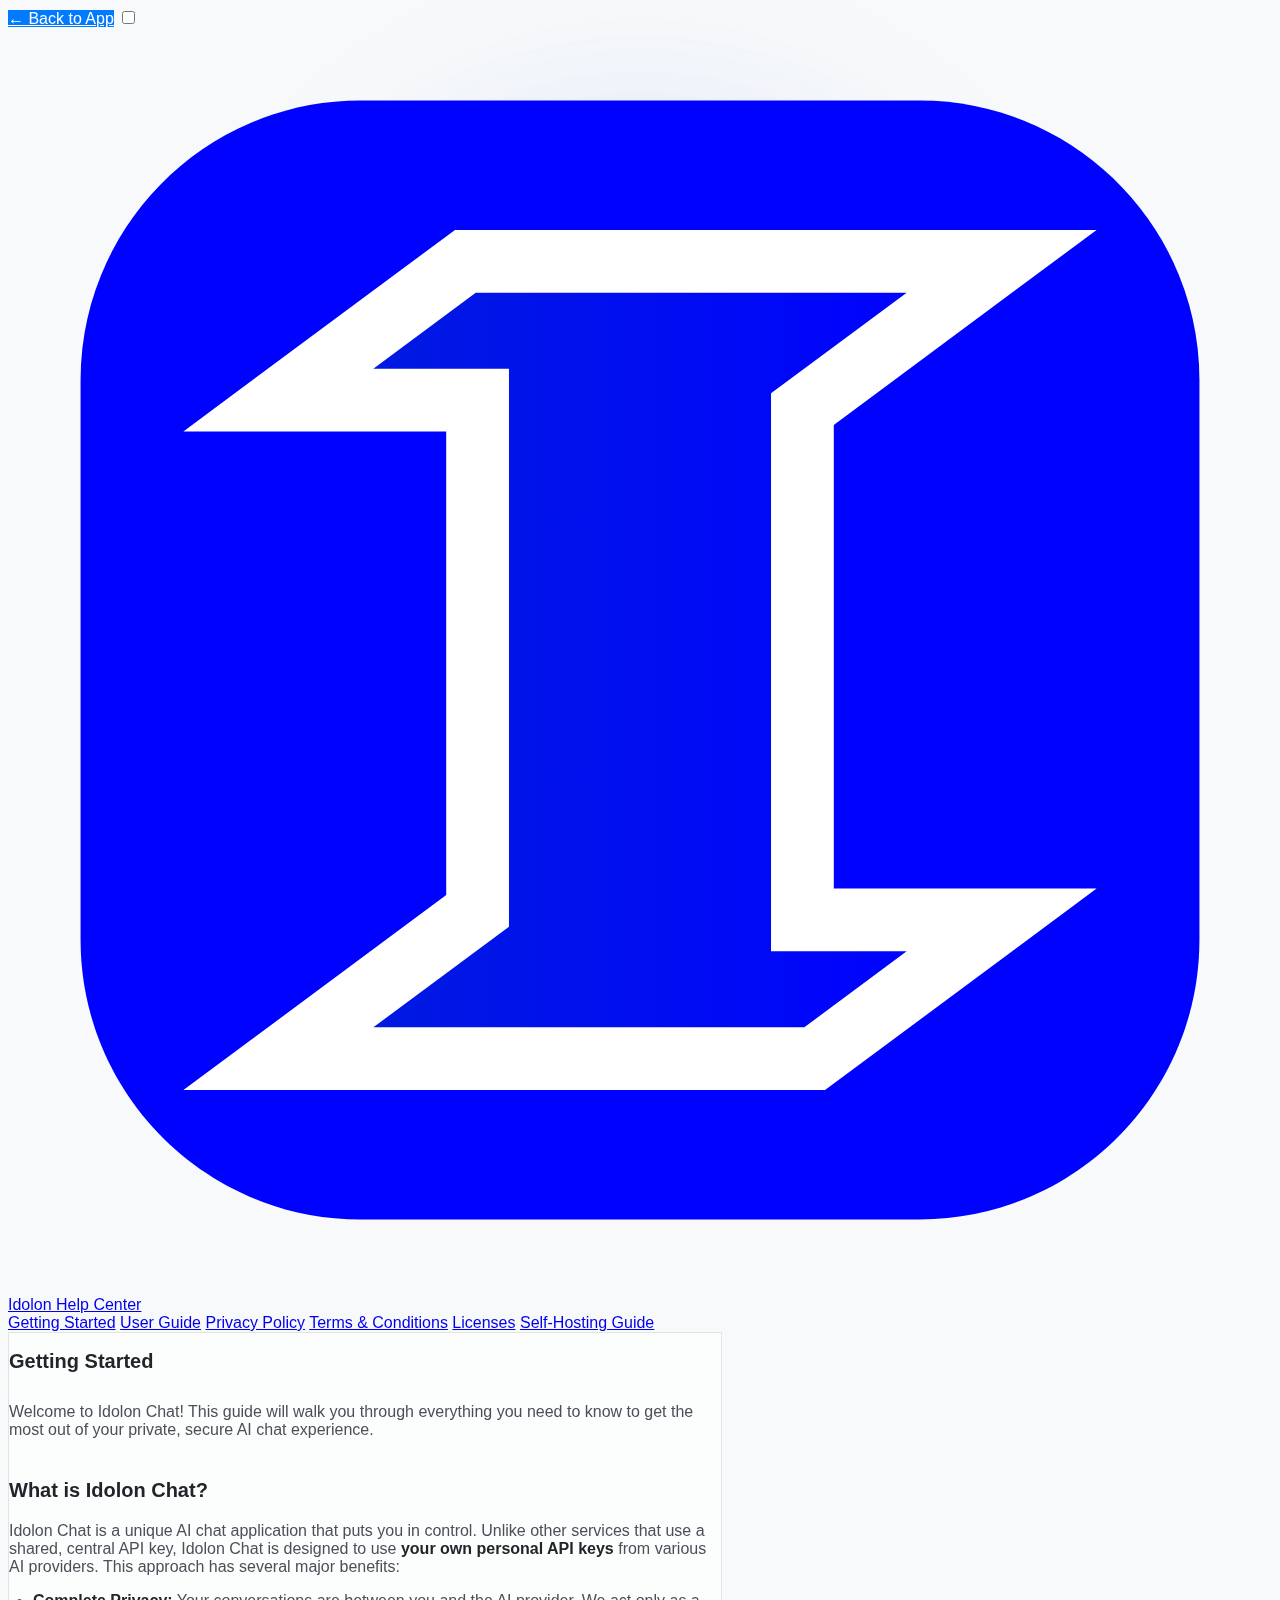
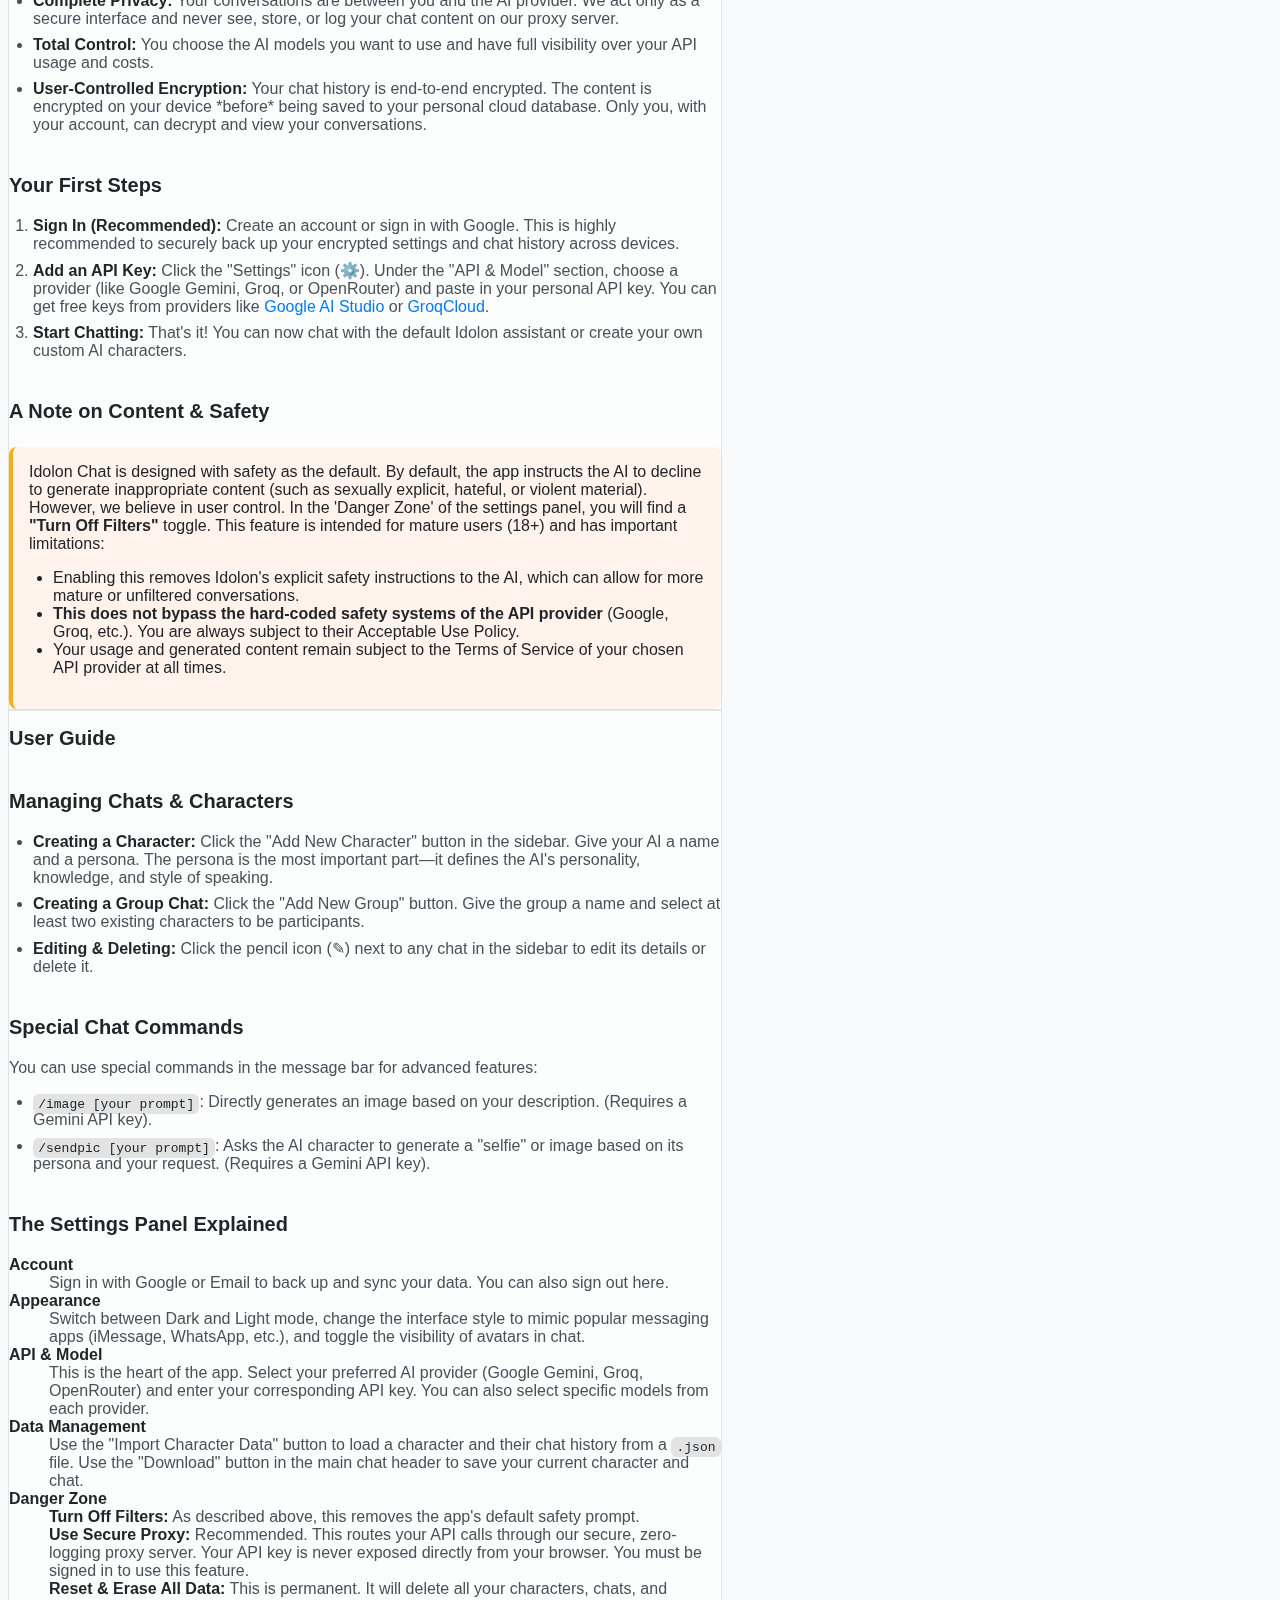
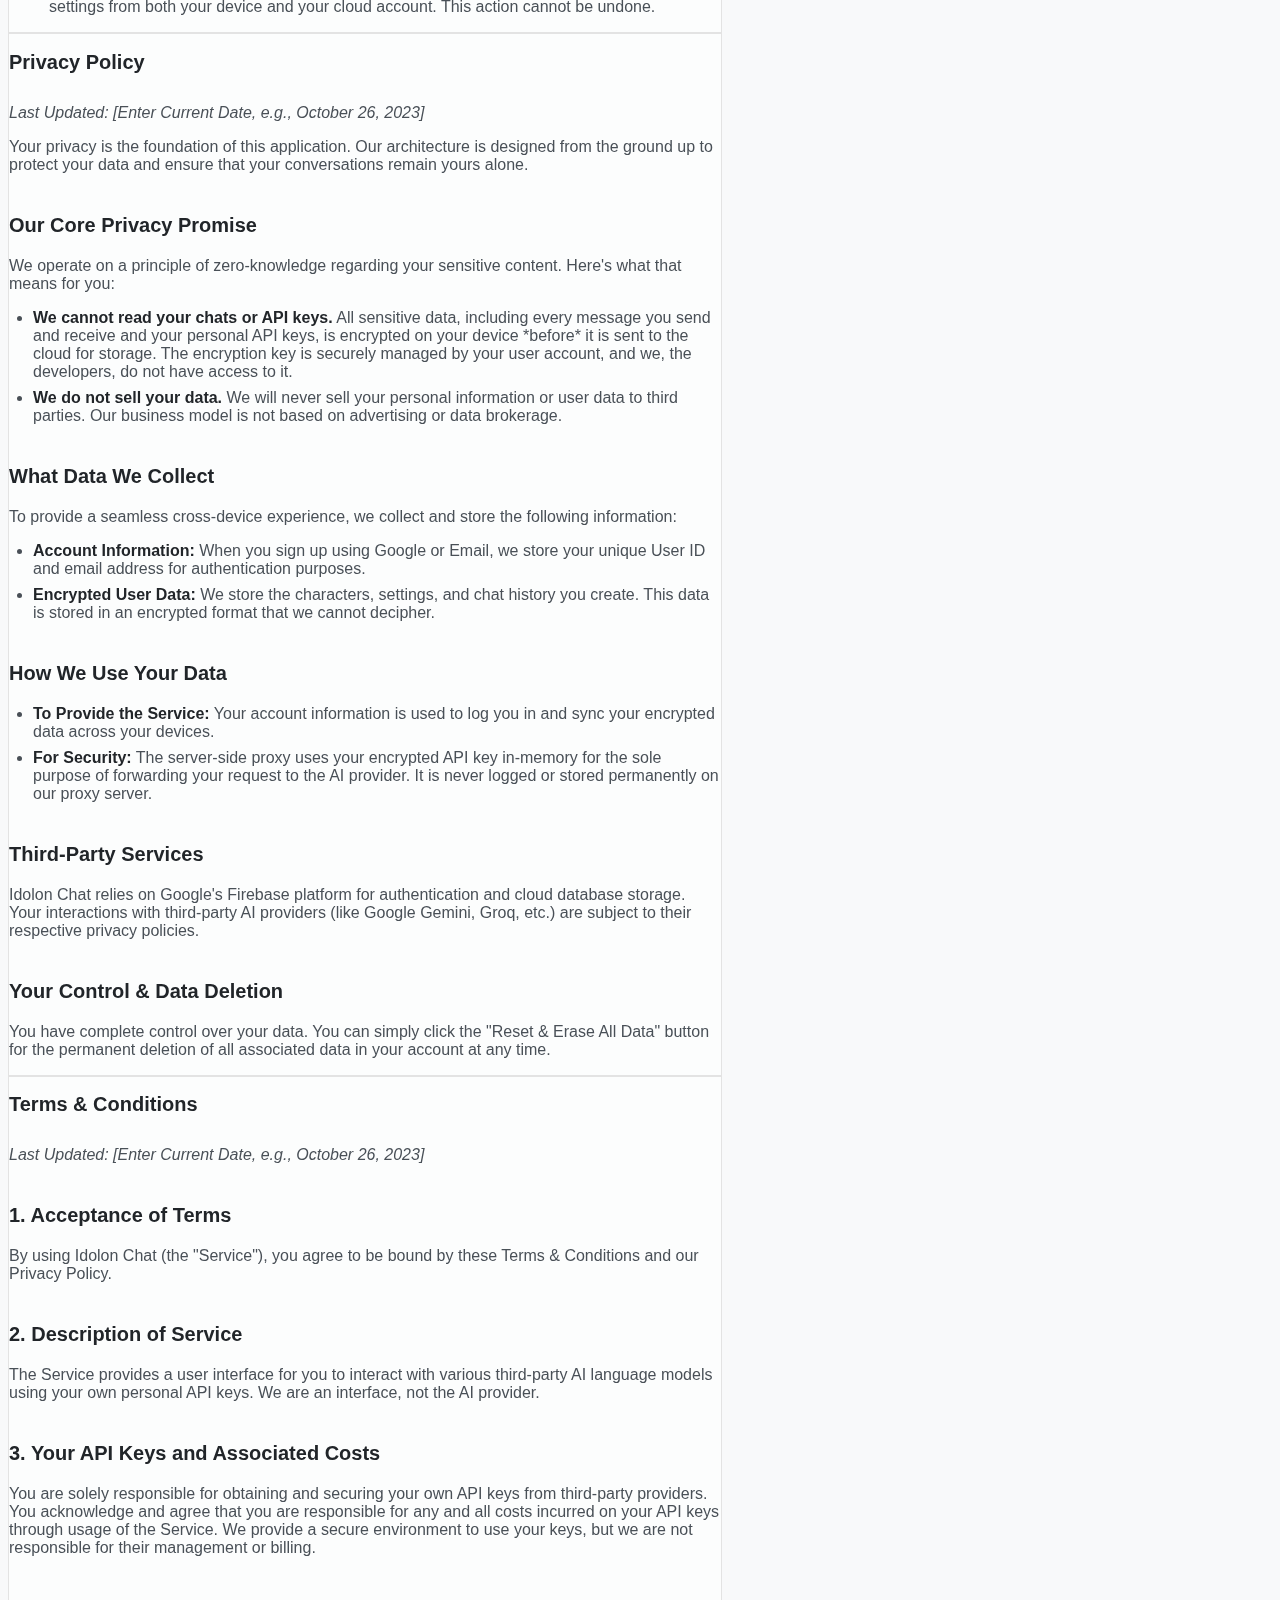
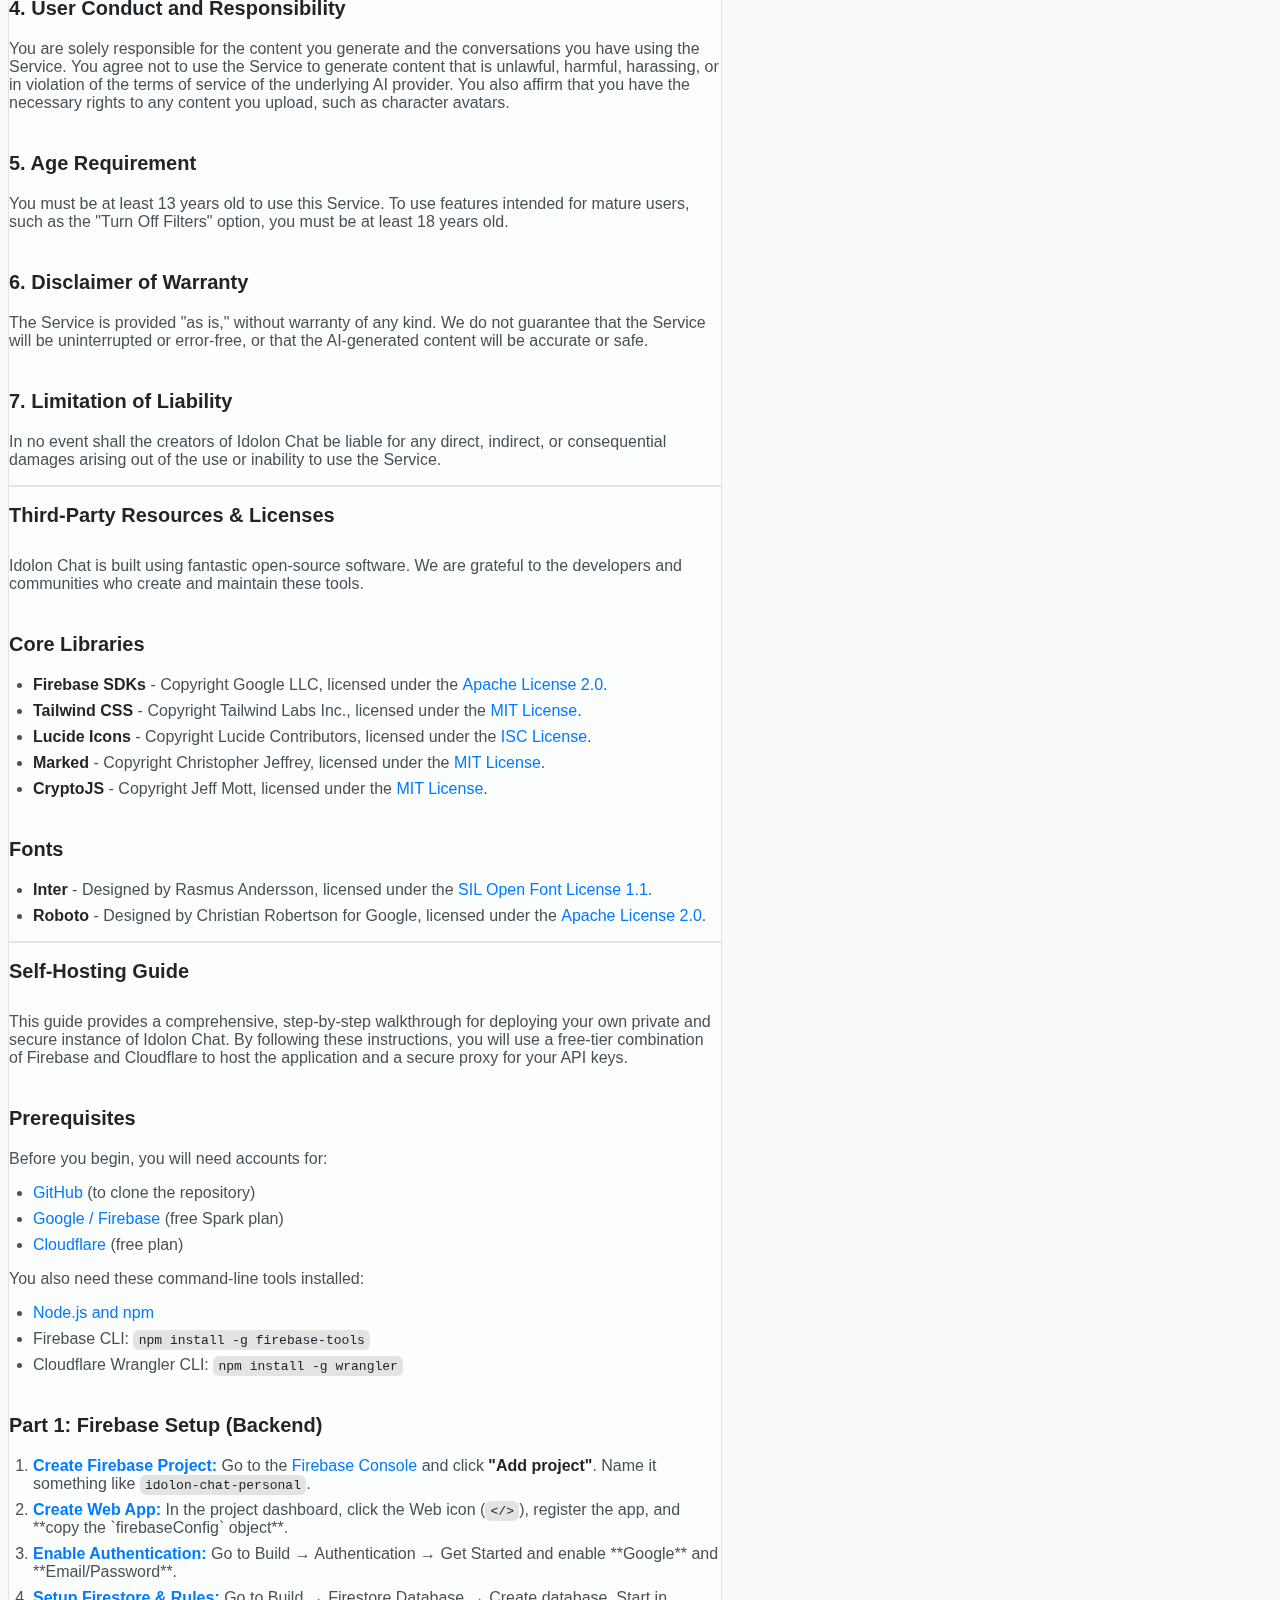
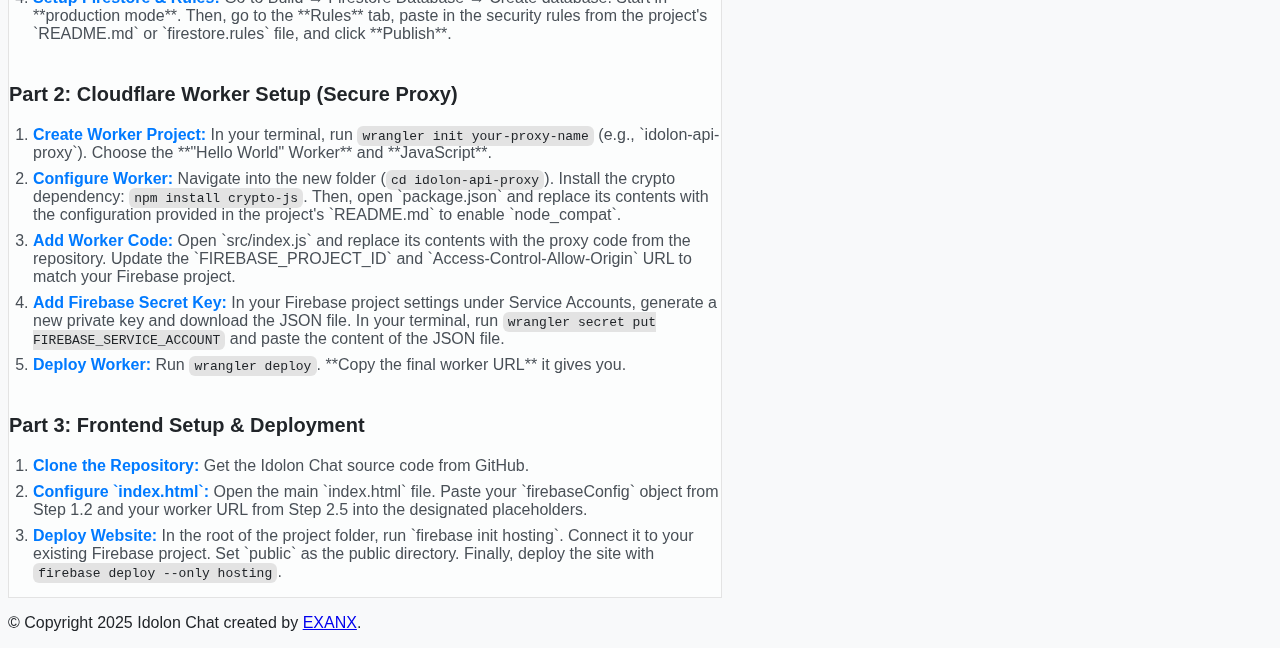
<file: help.html>
<!DOCTYPE html>
<html lang="en" data-mode="dark">
<head>
    <meta charset="UTF-8">
    <meta name="viewport" content="width=device-width, initial-scale=1.0">
    <title>Idolon Help Center</title>
    <link rel="icon" href="favicon.svg" type="image/svg+xml">
    <script src="https://cdn.tailwindcss.com"></script>
    <link rel="preconnect" href="https://fonts.googleapis.com">
    <link rel="preconnect" href="https://fonts.gstatic.com" crossorigin>
    <link href="https://fonts.googleapis.com/css2?family=Inter:wght@400;500;600;700&display=swap" rel="stylesheet">
    <style>
        :root {
            --bg-color: #f8f9fa;
            --text-primary: #212529;
            --text-secondary: #495057;
            --card-bg: rgba(255, 255, 255, 0.6);
            --border-color: rgba(0, 0, 0, 0.1);
            --link-color: #007aff;
            --link-hover-color: #0056b3;
            --active-bg: rgba(0, 122, 255, 0.1);
            --active-text: #007aff;
            --glow-color-1: #007bff;
            --glow-color-2: #8a2be2;
            --button-bg: #007aff;
            --button-text: #ffffff;
            --button-hover-bg: #0056b3;
            --warning-bg: rgba(255, 240, 230, 0.8);
            --warning-border: #faad14;
        }
        html[data-mode="dark"] {
            --bg-color: #0d1117;
            --text-primary: #c9d1d9;
            --text-secondary: #8b949e;
            --card-bg: rgba(22, 27, 34, 0.7);
            --border-color: rgba(255, 255, 255, 0.1);
            --link-color: #58a6ff;
            --link-hover-color: #a3d3ff;
            --active-bg: rgba(88, 166, 255, 0.1);
            --active-text: #58a6ff;
            --glow-color-1: #007bff;
            --glow-color-2: #8a2be2;
            --button-bg: #58a6ff;
            --button-text: #0d1117;
            --button-hover-bg: #a3d3ff;
            --warning-bg: rgba(40, 30, 25, 0.8);
            --warning-border: #d48806;
        }
        html { scroll-behavior: smooth; }
        body {
            font-family: 'Inter', sans-serif;
            background-color: var(--bg-color);
            color: var(--text-primary);
            transition: background-color 0.3s, color 0.3s;
        }
        /* --- INTERACTIVE GLOWING BACKGROUND --- */
        .interactive-bg { position: fixed; top: 0; left: 0; width: 100vw; height: 100vh; overflow: hidden; z-index: -1; }
        .glow { position: absolute; top: 0; left: 0; border-radius: 50%; opacity: 0.2; filter: blur(120px); will-change: transform; transform: translate(-50%, -50%); }
        #glow1 { background: var(--glow-color-1); width: 60vmin; height: 60vmin; }
        #glow2 { background: var(--glow-color-2); width: 45vmin; height: 45vmin; }
        @media (max-width: 768px) { .glow { filter: blur(80px); } }
        /* --- UI STYLING --- */
        .glass-card { background: var(--card-bg); -webkit-backdrop-filter: blur(20px); backdrop-filter: blur(20px); border: 1px solid var(--border-color); transition: background-color 0.3s, border-color 0.3s; }
        .prose { max-width: 80ch; color: var(--text-secondary); }
        .prose h1, .prose h2, .prose h3, .prose strong { color: var(--text-primary); }
        .prose h2 { font-size: 1.25em; margin-bottom: 1.5em; font-weight: 600; }
        .prose h3 { font-size: 1.25em; margin-top: 2em; }
        .prose a { color: var(--link-color); text-decoration: none; font-weight: 500; }
        .prose a:hover { color: var(--link-hover-color); text-decoration: underline; }
        .prose code { background-color: var(--border-color); color: var(--text-primary); padding: 0.2em 0.4em; border-radius: 6px; }
        .prose pre { background-color: rgba(0,0,0,0.8); border-radius: 8px; padding: 1em; }
        .prose pre code { color: #f1f1f1; background-color: transparent; }
        .prose ul { list-style-type: disc; padding-left: 1.5em; }
        .prose ol { list-style-type: decimal; padding-left: 1.5em; }
        .prose li { margin-bottom: 0.5em; }
        aside a { transition: all 0.2s ease-in-out; }
        aside a.active { background-color: var(--active-bg); color: var(--active-text); font-weight: 600; transform: translateX(5px); }
        .styled-button { background-color: var(--button-bg); color: var(--button-text); transition: background-color 0.2s ease-in-out; }
        .styled-button:hover { background-color: var(--button-hover-bg); }
        .warning-box {
            background-color: var(--warning-bg);
            border-left: 4px solid var(--warning-border);
            padding: 1em;
            border-radius: 8px;
            margin-top: 1.5em;
        }
        .warning-box p, .warning-box li {
            margin: 0;
            color: var(--text-primary);
        }
        .step { font-weight: bold; color: var(--link-color); }
    </style>
</head>
<body class="min-h-screen">

    <div class="interactive-bg">
        <div id="glow1" class="glow"></div>
        <div id="glow2" class="glow"></div>
    </div>

    <!-- START: NEW FLOATING BUTTONS -->
    <div class="fixed top-4 right-4 z-50 flex items-center space-x-4">
        <a href="/" id="back-to-app-button" class="text-sm font-semibold rounded-lg px-3 py-1.5 styled-button">← Back to App</a>
        <label class="relative inline-flex items-center cursor-pointer">
            <input type="checkbox" id="theme-switch" class="sr-only peer">
            <div class="w-11 h-6 bg-gray-200 rounded-full peer dark:bg-gray-700 peer-checked:after:translate-x-full peer-checked:after:border-white after:content-[''] after:absolute after:top-0.5 after:left-[2px] after:bg-white after:border-gray-300 after:border after:rounded-full after:h-5 after:w-5 after:transition-all dark:border-gray-600 peer-checked:bg-blue-600"></div>
        </label>
    </div>
    <!-- END: NEW FLOATING BUTTONS -->

    <!-- START: NEW PAGE TITLE -->
    <div class="text-center pt-16 pb-8 px-4">
        <a href="/" class="inline-flex items-center justify-center space-x-4 group">
            <img src="favicon.svg" alt="Idolon Logo" class="h-10 w-10 group-hover:opacity-80 transition-opacity">
            <span class="text-3xl font-bold text-primary group-hover:opacity-80 transition-opacity">Idolon Help Center</span>
        </a>
    </div>
    <!-- END: NEW PAGE TITLE -->


    <div class="max-w-7xl mx-auto px-4 sm:px-6 lg:px-8">
        <div class="flex flex-col md:flex-row pb-8 md:space-x-8 lg:space-x-12">

            <!-- Sidebar -->
            <aside class="w-full md:w-64 md:sticky md:top-8 self-start mb-10 md:mb-0">
                <nav class="space-y-2" id="help-nav">
                    <a href="#getting-started" class="group flex items-center px-4 py-2 text-sm font-medium rounded-lg hover:bg-opacity-50 hover:bg-gray-500/10">Getting Started</a>
                    <a href="#user-guide" class="group flex items-center px-4 py-2 text-sm font-medium rounded-lg hover:bg-opacity-50 hover:bg-gray-500/10">User Guide</a>
                    <a href="#privacy" class="group flex items-center px-4 py-2 text-sm font-medium rounded-lg hover:bg-opacity-50 hover:bg-gray-500/10">Privacy Policy</a>
                    <a href="#terms" class="group flex items-center px-4 py-2 text-sm font-medium rounded-lg hover:bg-opacity-50 hover:bg-gray-500/10">Terms & Conditions</a>
                    <a href="#licenses" class="group flex items-center px-4 py-2 text-sm font-medium rounded-lg hover:bg-opacity-50 hover:bg-gray-500/10">Licenses</a>
                    <a href="#self-hosting" class="group flex items-center px-4 py-2 text-sm font-medium rounded-lg hover:bg-opacity-50 hover:bg-gray-500/10">Self-Hosting Guide</a>
                </nav>

               
            </aside>

            <!-- Main Content -->
            <main class="flex-1 min-w-0 space-y-8">
                <section id="getting-started" class="prose glass-card rounded-xl p-8 lg:p-12">
                    <h2>Getting Started</h2>
                    <p>Welcome to Idolon Chat! This guide will walk you through everything you need to know to get the most out of your private, secure AI chat experience.</p>
                    
                    <h3>What is Idolon Chat?</h3>
                    <p>Idolon Chat is a unique AI chat application that puts you in control. Unlike other services that use a shared, central API key, Idolon Chat is designed to use <strong>your own personal API keys</strong> from various AI providers. This approach has several major benefits:</p>
                    <ul>
                        <li><strong>Complete Privacy:</strong> Your conversations are between you and the AI provider. We act only as a secure interface and never see, store, or log your chat content on our proxy server.</li>
                        <li><strong>Total Control:</strong> You choose the AI models you want to use and have full visibility over your API usage and costs.</li>
                        <li><strong>User-Controlled Encryption:</strong> Your chat history is end-to-end encrypted. The content is encrypted on your device *before* being saved to your personal cloud database. Only you, with your account, can decrypt and view your conversations.</li>
                    </ul>

                    <h3>Your First Steps</h3>
                    <ol>
                        <li><strong>Sign In (Recommended):</strong> Create an account or sign in with Google. This is highly recommended to securely back up your encrypted settings and chat history across devices.</li>
                        <li><strong>Add an API Key:</strong> Click the "Settings" icon (⚙️). Under the "API & Model" section, choose a provider (like Google Gemini, Groq, or OpenRouter) and paste in your personal API key. You can get free keys from providers like <a href="https://aistudio.google.com/app/apikey" target="_blank" rel="noopener">Google AI Studio</a> or <a href="https://console.groq.com/keys" target="_blank" rel="noopener">GroqCloud</a>.</li>
                        <li><strong>Start Chatting:</strong> That's it! You can now chat with the default Idolon assistant or create your own custom AI characters.</li>
                    </ol>

                    <h3>A Note on Content & Safety</h3>
                    <div class="warning-box">
                       <p>Idolon Chat is designed with safety as the default. By default, the app instructs the AI to decline to generate inappropriate content (such as sexually explicit, hateful, or violent material).</p>
                       <p class="mt-2">However, we believe in user control. In the 'Danger Zone' of the settings panel, you will find a <strong>"Turn Off Filters"</strong> toggle. This feature is intended for mature users (18+) and has important limitations:</p>
                       <ul class="mt-2 list-disc pl-5">
                          <li>Enabling this removes Idolon's explicit safety instructions to the AI, which can allow for more mature or unfiltered conversations.</li>
                          <li><strong>This does not bypass the hard-coded safety systems of the API provider</strong> (Google, Groq, etc.). You are always subject to their Acceptable Use Policy.</li>
                          <li>Your usage and generated content remain subject to the Terms of Service of your chosen API provider at all times.</li>
                       </ul>
                    </div>
                </section>

                <section id="user-guide" class="prose glass-card rounded-xl p-8 lg:p-12">
                    <h2>User Guide</h2>
                    
                    <h3>Managing Chats & Characters</h3>
                    <ul>
                        <li><strong>Creating a Character:</strong> Click the "Add New Character" button in the sidebar. Give your AI a name and a persona. The persona is the most important part—it defines the AI's personality, knowledge, and style of speaking.</li>
                        <li><strong>Creating a Group Chat:</strong> Click the "Add New Group" button. Give the group a name and select at least two existing characters to be participants.</li>
                        <li><strong>Editing & Deleting:</strong> Click the pencil icon (✎) next to any chat in the sidebar to edit its details or delete it.</li>
                    </ul>

                    <h3>Special Chat Commands</h3>
                    <p>You can use special commands in the message bar for advanced features:</p>
                    <ul>
                        <li><code>/image [your prompt]</code>: Directly generates an image based on your description. (Requires a Gemini API key).</li>
                        <li><code>/sendpic [your prompt]</code>: Asks the AI character to generate a "selfie" or image based on its persona and your request. (Requires a Gemini API key).</li>
                    </ul>

                    <h3>The Settings Panel Explained</h3>
                    <dl>
                        <dt><strong>Account</strong></dt>
                        <dd class="mb-4">Sign in with Google or Email to back up and sync your data. You can also sign out here.</dd>
                        
                        <dt><strong>Appearance</strong></dt>
                        <dd class="mb-4">Switch between Dark and Light mode, change the interface style to mimic popular messaging apps (iMessage, WhatsApp, etc.), and toggle the visibility of avatars in chat.</dd>
                        
                        <dt><strong>API & Model</strong></dt>
                        <dd class="mb-4">This is the heart of the app. Select your preferred AI provider (Google Gemini, Groq, OpenRouter) and enter your corresponding API key. You can also select specific models from each provider.</dd>
                        
                        <dt><strong>Data Management</strong></dt>
                        <dd class="mb-4">Use the "Import Character Data" button to load a character and their chat history from a <code>.json</code> file. Use the "Download" button in the main chat header to save your current character and chat.</dd>
                        
                        <dt><strong>Danger Zone</strong></dt>
                        <dd class="mb-4">
                            <strong>Turn Off Filters:</strong> As described above, this removes the app's default safety prompt.
                            <br>
                            <strong>Use Secure Proxy:</strong> Recommended. This routes your API calls through our secure, zero-logging proxy server. Your API key is never exposed directly from your browser. You must be signed in to use this feature.
                            <br>
                            <strong>Reset & Erase All Data:</strong> This is permanent. It will delete all your characters, chats, and settings from both your device and your cloud account. This action cannot be undone.
                        </dd>
                    </dl>
                </section>

                <section id="privacy" class="prose glass-card rounded-xl p-8 lg:p-12">
                    <h2>Privacy Policy</h2>
                    <p><em>Last Updated: [Enter Current Date, e.g., October 26, 2023]</em></p>
                    <p>Your privacy is the foundation of this application. Our architecture is designed from the ground up to protect your data and ensure that your conversations remain yours alone.</p>
                    
                    <h3>Our Core Privacy Promise</h3>
                    <p>We operate on a principle of zero-knowledge regarding your sensitive content. Here's what that means for you:</p>
                    <ul>
                        <li><strong>We cannot read your chats or API keys.</strong> All sensitive data, including every message you send and receive and your personal API keys, is encrypted on your device *before* it is sent to the cloud for storage. The encryption key is securely managed by your user account, and we, the developers, do not have access to it.</li>
                        <li><strong>We do not sell your data.</strong> We will never sell your personal information or user data to third parties. Our business model is not based on advertising or data brokerage.</li>
                    </ul>

                    <h3>What Data We Collect</h3>
                    <p>To provide a seamless cross-device experience, we collect and store the following information:</p>
                    <ul>
                        <li><strong>Account Information:</strong> When you sign up using Google or Email, we store your unique User ID and email address for authentication purposes.</li>
                        <li><strong>Encrypted User Data:</strong> We store the characters, settings, and chat history you create. This data is stored in an encrypted format that we cannot decipher.</li>
                    </ul>

                    <h3>How We Use Your Data</h3>
                    <ul>
                        <li><strong>To Provide the Service:</strong> Your account information is used to log you in and sync your encrypted data across your devices.</li>
                        <li><strong>For Security:</strong> The server-side proxy uses your encrypted API key in-memory for the sole purpose of forwarding your request to the AI provider. It is never logged or stored permanently on our proxy server.</li>
                    </ul>

                    <h3>Third-Party Services</h3>
                    <p>Idolon Chat relies on Google's Firebase platform for authentication and cloud database storage. Your interactions with third-party AI providers (like Google Gemini, Groq, etc.) are subject to their respective privacy policies.</p>
                    
                    <h3>Your Control & Data Deletion</h3>
                    <p>You have complete control over your data. You can simply click the "Reset & Erase All Data" button for the permanent deletion of all associated data in your account at any time.</p>
                </section>

                <section id="terms" class="prose glass-card rounded-xl p-8 lg:p-12">
                    <h2>Terms & Conditions</h2>
                    <p><em>Last Updated: [Enter Current Date, e.g., October 26, 2023]</em></p>
                    
                    <h3>1. Acceptance of Terms</h3>
                    <p>By using Idolon Chat (the "Service"), you agree to be bound by these Terms & Conditions and our Privacy Policy.</p>

                    <h3>2. Description of Service</h3>
                    <p>The Service provides a user interface for you to interact with various third-party AI language models using your own personal API keys. We are an interface, not the AI provider.</p>

                    <h3>3. Your API Keys and Associated Costs</h3>
                    <p>You are solely responsible for obtaining and securing your own API keys from third-party providers. You acknowledge and agree that you are responsible for any and all costs incurred on your API keys through usage of the Service. We provide a secure environment to use your keys, but we are not responsible for their management or billing.</p>
                    
                    <h3>4. User Conduct and Responsibility</h3>
                    <p>You are solely responsible for the content you generate and the conversations you have using the Service. You agree not to use the Service to generate content that is unlawful, harmful, harassing, or in violation of the terms of service of the underlying AI provider. You also affirm that you have the necessary rights to any content you upload, such as character avatars.</p>
                    
                    <h3>5. Age Requirement</h3>
                    <p>You must be at least 13 years old to use this Service. To use features intended for mature users, such as the "Turn Off Filters" option, you must be at least 18 years old.</p>

                    <h3>6. Disclaimer of Warranty</h3>
                    <p>The Service is provided "as is," without warranty of any kind. We do not guarantee that the Service will be uninterrupted or error-free, or that the AI-generated content will be accurate or safe.</p>

                    <h3>7. Limitation of Liability</h3>
                    <p>In no event shall the creators of Idolon Chat be liable for any direct, indirect, or consequential damages arising out of the use or inability to use the Service.</p>
                </section>
                
                <section id="licenses" class="prose glass-card rounded-xl p-8 lg:p-12">
                    <h2>Third-Party Resources & Licenses</h2>
                    <p>Idolon Chat is built using fantastic open-source software. We are grateful to the developers and communities who create and maintain these tools.</p>
                    
                    <h3>Core Libraries</h3>
                    <ul>
                        <li><strong>Firebase SDKs</strong> - Copyright Google LLC, licensed under the <a href="https://www.apache.org/licenses/LICENSE-2.0" target="_blank" rel="noopener">Apache License 2.0</a>.</li>
                        <li><strong>Tailwind CSS</strong> - Copyright Tailwind Labs Inc., licensed under the <a href="https://opensource.org/licenses/MIT" target="_blank" rel="noopener">MIT License</a>.</li>
                        <li><strong>Lucide Icons</strong> - Copyright Lucide Contributors, licensed under the <a href="https://opensource.org/licenses/ISC" target="_blank" rel="noopener">ISC License</a>.</li>
                        <li><strong>Marked</strong> - Copyright Christopher Jeffrey, licensed under the <a href="https://opensource.org/licenses/MIT" target="_blank" rel="noopener">MIT License</a>.</li>
                        <li><strong>CryptoJS</strong> - Copyright Jeff Mott, licensed under the <a href="https://opensource.org/licenses/MIT" target="_blank" rel="noopener">MIT License</a>.</li>
                    </ul>
                    
                    <h3>Fonts</h3>
                    <ul>
                        <li><strong>Inter</strong> - Designed by Rasmus Andersson, licensed under the <a href="https://openfontlicense.org/" target="_blank" rel="noopener">SIL Open Font License 1.1</a>.</li>
                        <li><strong>Roboto</strong> - Designed by Christian Robertson for Google, licensed under the <a href="https://www.apache.org/licenses/LICENSE-2.0" target="_blank" rel="noopener">Apache License 2.0</a>.</li>
                    </ul>
                </section>

                <section id="self-hosting" class="prose glass-card rounded-xl p-8 lg:p-12">
                    <h2>Self-Hosting Guide</h2>
                    <p>This guide provides a comprehensive, step-by-step walkthrough for deploying your own private and secure instance of Idolon Chat. By following these instructions, you will use a free-tier combination of Firebase and Cloudflare to host the application and a secure proxy for your API keys.</p>

                    <h3>Prerequisites</h3>
                    <p>Before you begin, you will need accounts for:</p>
                    <ul>
                        <li><a href="https://github.com/" target="_blank" rel="noopener">GitHub</a> (to clone the repository)</li>
                        <li><a href="https://firebase.google.com/" target="_blank" rel="noopener">Google / Firebase</a> (free Spark plan)</li>
                        <li><a href="https://dash.cloudflare.com/sign-up" target="_blank" rel="noopener">Cloudflare</a> (free plan)</li>
                    </ul>
                    <p>You also need these command-line tools installed:</p>
                    <ul>
                        <li><a href="https://nodejs.org/" target="_blank" rel="noopener">Node.js and npm</a></li>
                        <li>Firebase CLI: <code>npm install -g firebase-tools</code></li>
                        <li>Cloudflare Wrangler CLI: <code>npm install -g wrangler</code></li>
                    </ul>

                    <h3>Part 1: Firebase Setup (Backend)</h3>
                    <ol>
                        <li><span class="step">Create Firebase Project:</span> Go to the <a href="https://console.firebase.google.com/" target="_blank">Firebase Console</a> and click <strong>"Add project"</strong>. Name it something like <code>idolon-chat-personal</code>.</li>
                        <li><span class="step">Create Web App:</span> In the project dashboard, click the Web icon (<code>&lt;/&gt;</code>), register the app, and **copy the `firebaseConfig` object**.</li>
                        <li><span class="step">Enable Authentication:</span> Go to <span class="path">Build → Authentication → Get Started</span> and enable **Google** and **Email/Password**.</li>
                        <li><span class="step">Setup Firestore & Rules:</span> Go to <span class="path">Build → Firestore Database → Create database</span>. Start in **production mode**. Then, go to the **Rules** tab, paste in the security rules from the project's `README.md` or `firestore.rules` file, and click **Publish**.</li>
                    </ol>

                    <h3>Part 2: Cloudflare Worker Setup (Secure Proxy)</h3>
                    <ol>
                        <li><span class="step">Create Worker Project:</span> In your terminal, run <code>wrangler init your-proxy-name</code> (e.g., `idolon-api-proxy`). Choose the **"Hello World" Worker** and **JavaScript**.</li>
                        <li><span class="step">Configure Worker:</span> Navigate into the new folder (<code>cd idolon-api-proxy</code>). Install the crypto dependency: <code>npm install crypto-js</code>. Then, open `package.json` and replace its contents with the configuration provided in the project's `README.md` to enable `node_compat`.</li>
                        <li><span class="step">Add Worker Code:</span> Open `src/index.js` and replace its contents with the proxy code from the repository. Update the `FIREBASE_PROJECT_ID` and `Access-Control-Allow-Origin` URL to match your Firebase project.</li>
                        <li><span class="step">Add Firebase Secret Key:</span> In your Firebase project settings under <span class="path">Service Accounts</span>, generate a new private key and download the JSON file. In your terminal, run <code>wrangler secret put FIREBASE_SERVICE_ACCOUNT</code> and paste the content of the JSON file.</li>
                        <li><span class="step">Deploy Worker:</span> Run <code>wrangler deploy</code>. **Copy the final worker URL** it gives you.</li>
                    </ol>

                    <h3>Part 3: Frontend Setup & Deployment</h3>
                    <ol>
                        <li><span class="step">Clone the Repository:</span> Get the Idolon Chat source code from GitHub.</li>
                        <li><span class="step">Configure `index.html`:</span> Open the main `index.html` file. Paste your `firebaseConfig` object from Step 1.2 and your worker URL from Step 2.5 into the designated placeholders.</li>
                        <li><span class="step">Deploy Website:</span> In the root of the project folder, run `firebase init hosting`. Connect it to your existing Firebase project. Set `public` as the public directory. Finally, deploy the site with <code>firebase deploy --only hosting</code>.</li>
                    </ol>
                </section>
            </main>

        </div>
    </div>
    
    <footer class="text-center py-8 px-4">
        <p class="text-sm text-secondary">
            &copy; Copyright 2025 Idolon Chat created by 
            <a href="https://github.com/exanx/idolon" target="_blank" rel="noopener noreferrer" class="font-medium text-link-color hover:text-link-hover-color">EXANX</a>.
        </p>
    </footer>

    <script>
        document.addEventListener('DOMContentLoaded', () => {
            const themeSwitch = document.getElementById('theme-switch');
            const backButton = document.getElementById('back-to-app-button');

            // --- Theme Switcher Logic ---
            const applyTheme = (isDark) => {
                document.documentElement.dataset.mode = isDark ? 'dark' : 'light';
                themeSwitch.checked = isDark;
                localStorage.setItem('idolon-help-theme', isDark ? 'dark' : 'light');
            };

            const savedTheme = localStorage.getItem('idolon-help-theme');
            const prefersDark = window.matchMedia('(prefers-color-scheme: dark)').matches;
            applyTheme(savedTheme ? savedTheme === 'dark' : prefersDark);

            themeSwitch.addEventListener('change', () => {
                applyTheme(themeSwitch.checked);
            });

            // --- Back to App Button Logic ---
            if (backButton) {
                backButton.addEventListener('click', (event) => {
                    event.preventDefault();
                    if (window.opener && !window.opener.closed) {
                        window.opener.focus();
                        window.close();
                    } else {
                        window.location.href = backButton.href;
                    }
                });
            }

            // --- Scrollspy for Sidebar Navigation ---
            const sections = document.querySelectorAll('section[id]');
            const navLinks = document.querySelectorAll('#help-nav a');

            const observer = new IntersectionObserver((entries) => {
                entries.forEach(entry => {
                    if (entry.isIntersecting) {
                        navLinks.forEach(link => {
                            link.classList.toggle('active', link.getAttribute('href').substring(1) === entry.target.id);
                        });
                    }
                });
            }, { rootMargin: '-20% 0px -80% 0px', threshold: 0 });

            sections.forEach(section => observer.observe(section));

            // --- STABLE GLOWING ANIMATION LOGIC ---
            const glow1 = document.getElementById('glow1');
            const glow2 = document.getElementById('glow2');
            let mouseX = window.innerWidth / 2;
            let mouseY = window.innerHeight / 2;
            let targetX1 = mouseX;
            let targetY1 = mouseY;
            let targetX2 = mouseX;
            let targetY2 = mouseY;

            document.addEventListener('mousemove', (e) => {
                mouseX = e.clientX;
                mouseY = e.clientY;
            });
            
            function updateGlows() {
                targetX1 += (mouseX - targetX1) * 0.05;
                targetY1 += (mouseY - targetY1) * 0.05;
                targetX2 += (mouseX - targetX2) * 0.03;
                targetY2 += (mouseY - targetY2) * 0.03;
                
                glow1.style.left = `${targetX1}px`;
                glow1.style.top = `${targetY1}px`;
                glow2.style.left = `${targetX2}px`;
                glow2.style.top = `${targetY2}px`;
                
                requestAnimationFrame(updateGlows);
            }
            updateGlows();
        });
    </script>

</body>
</html>
</file>
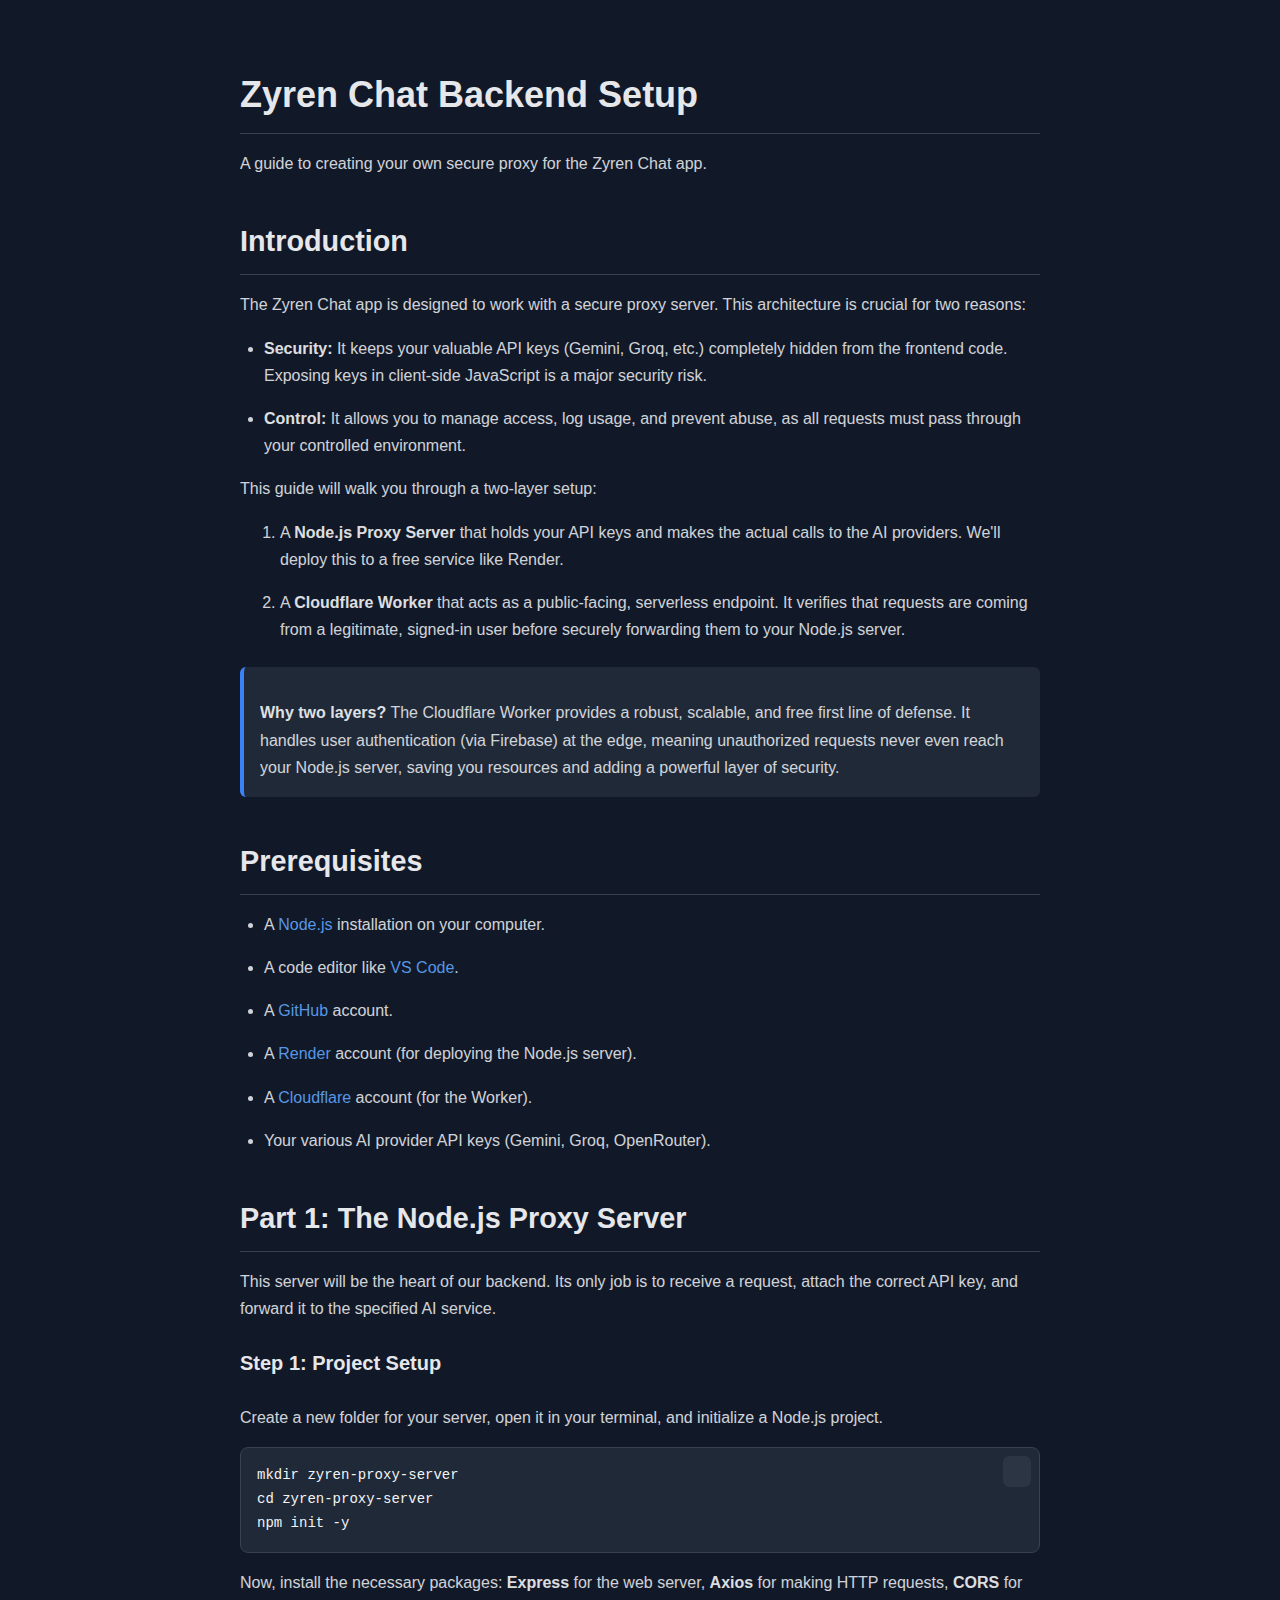
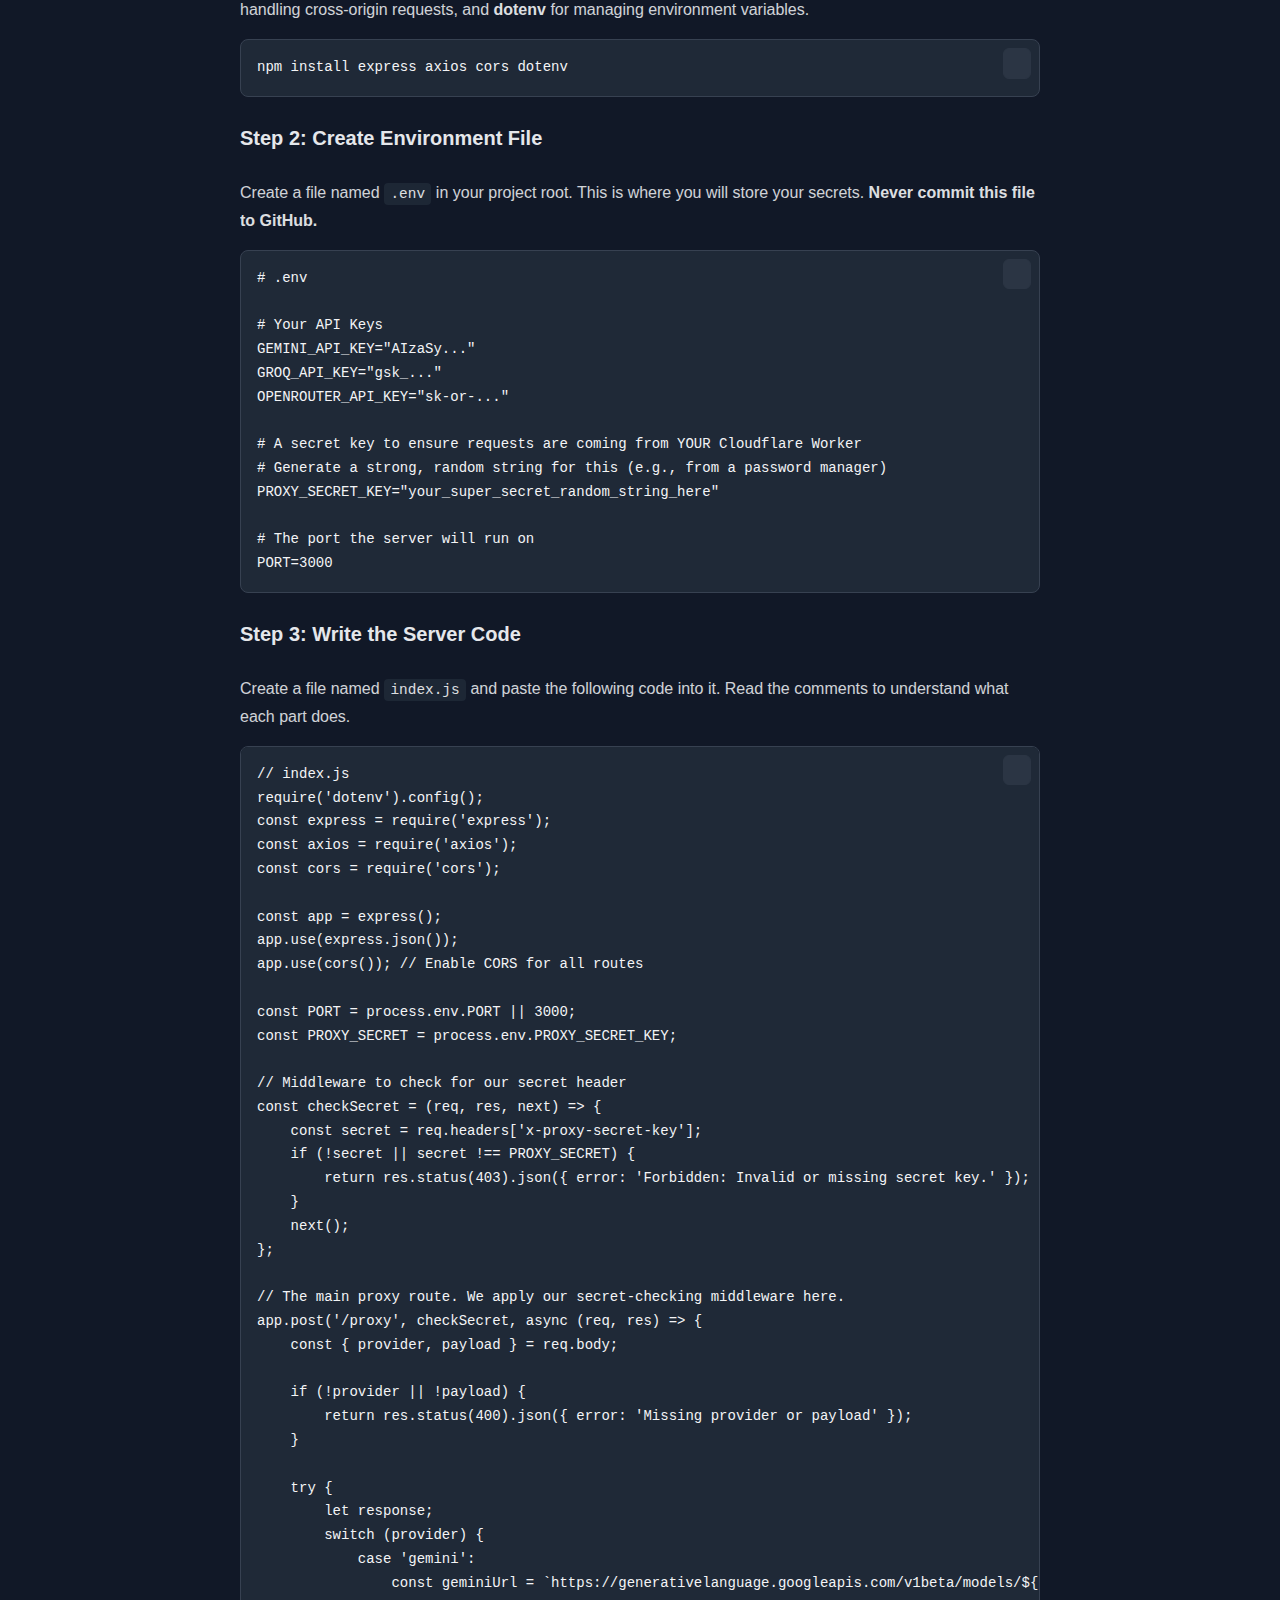
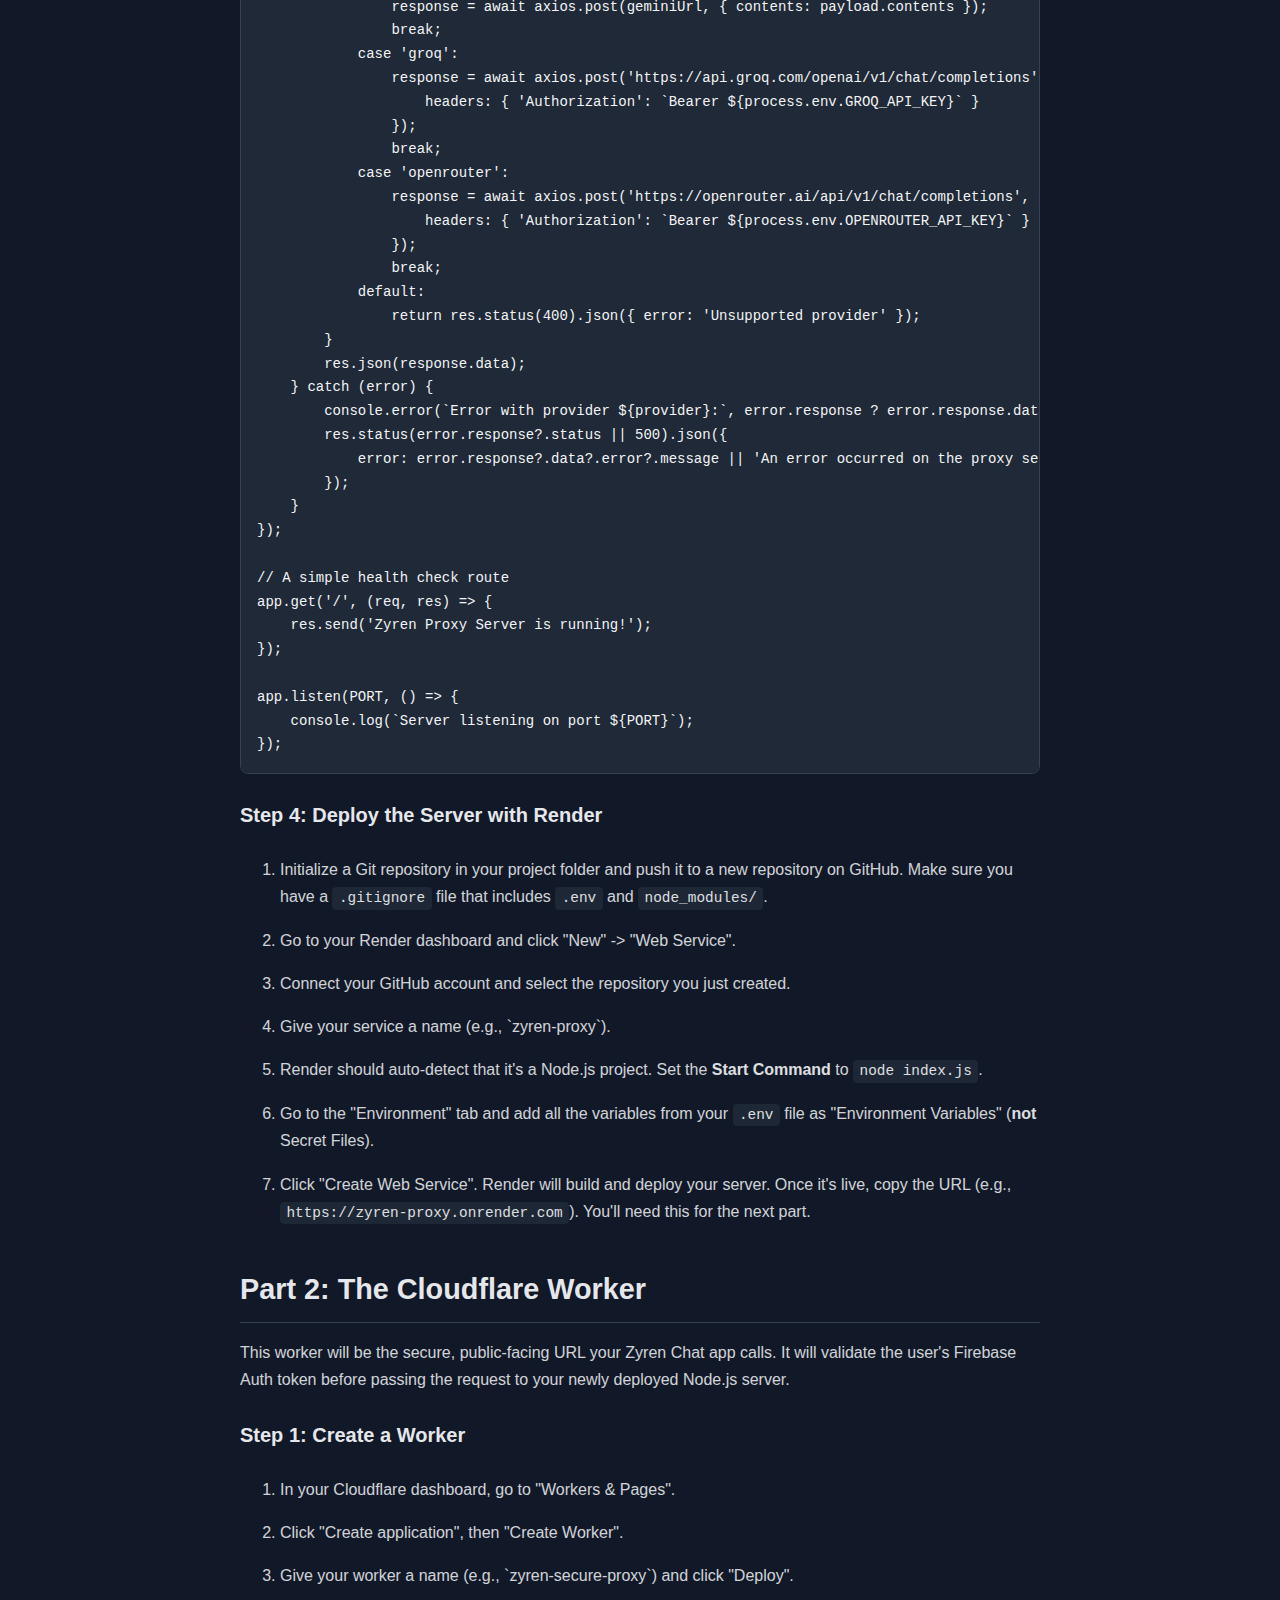
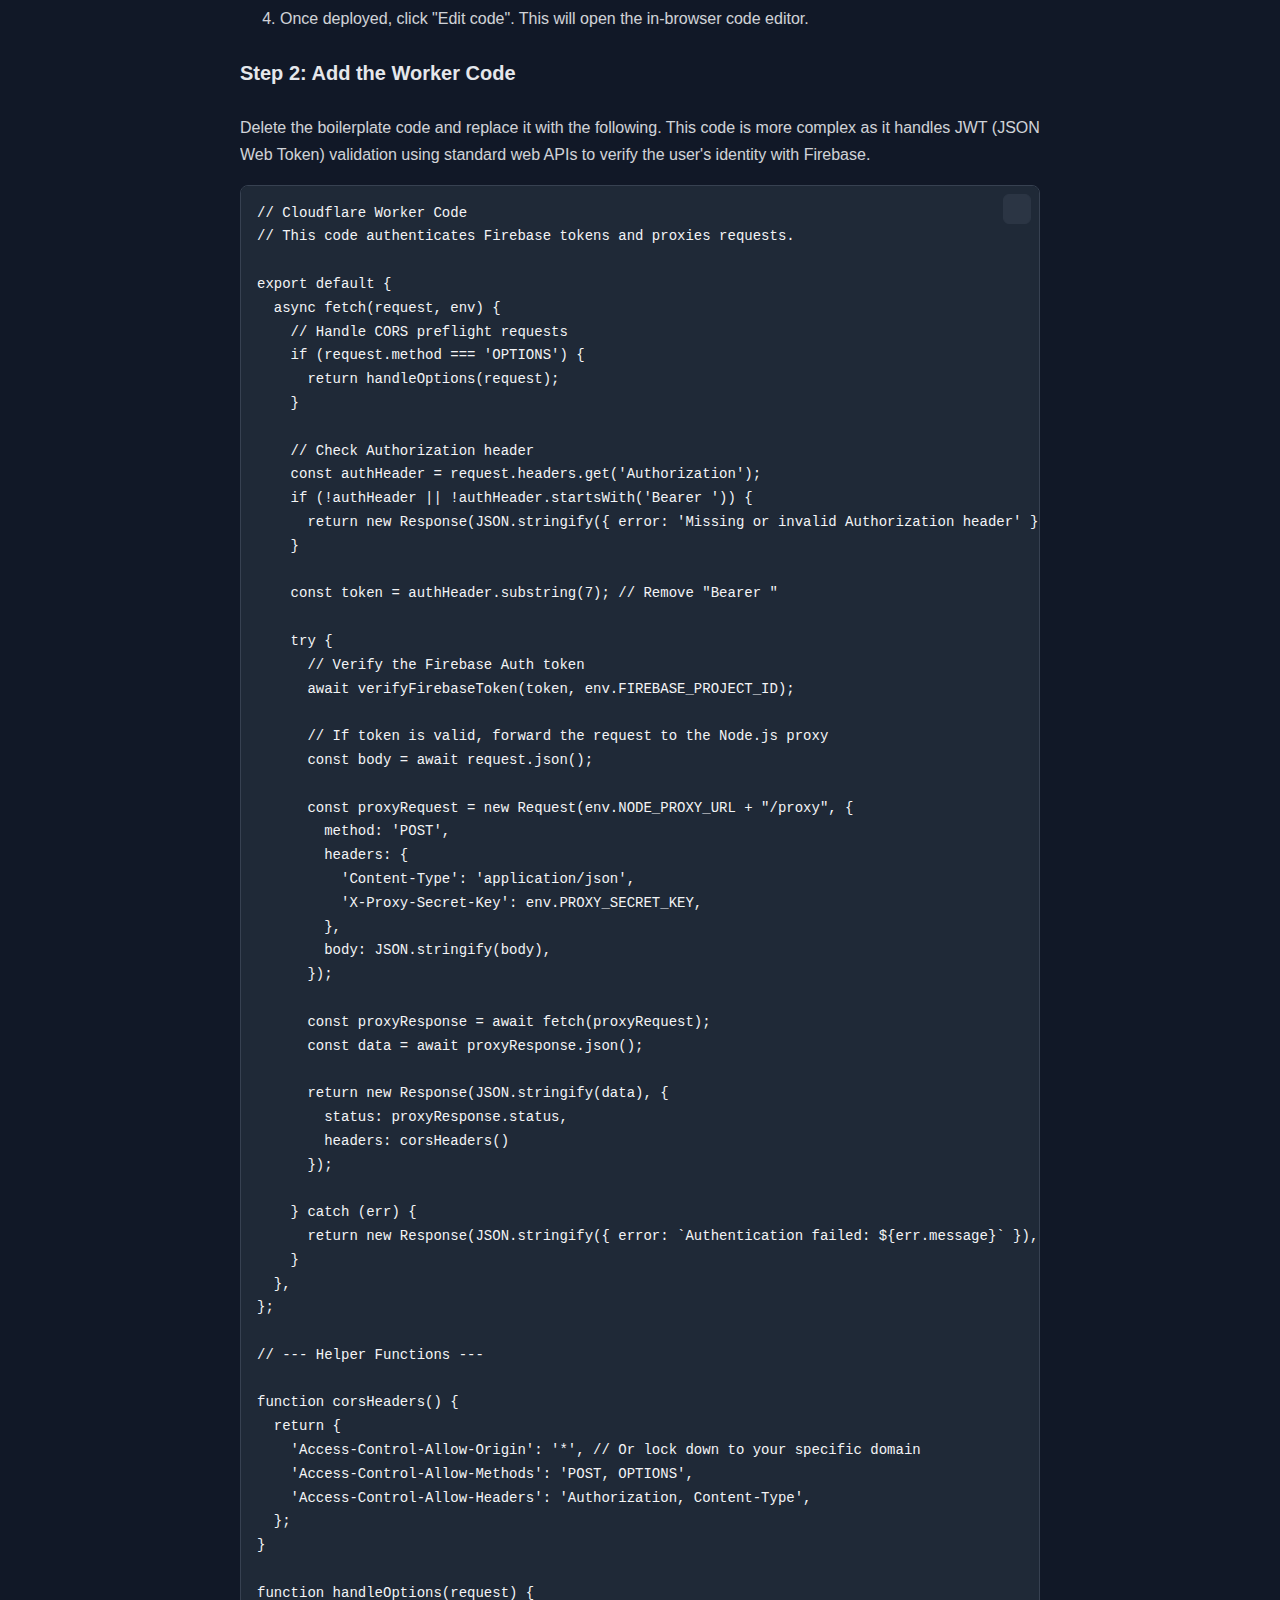
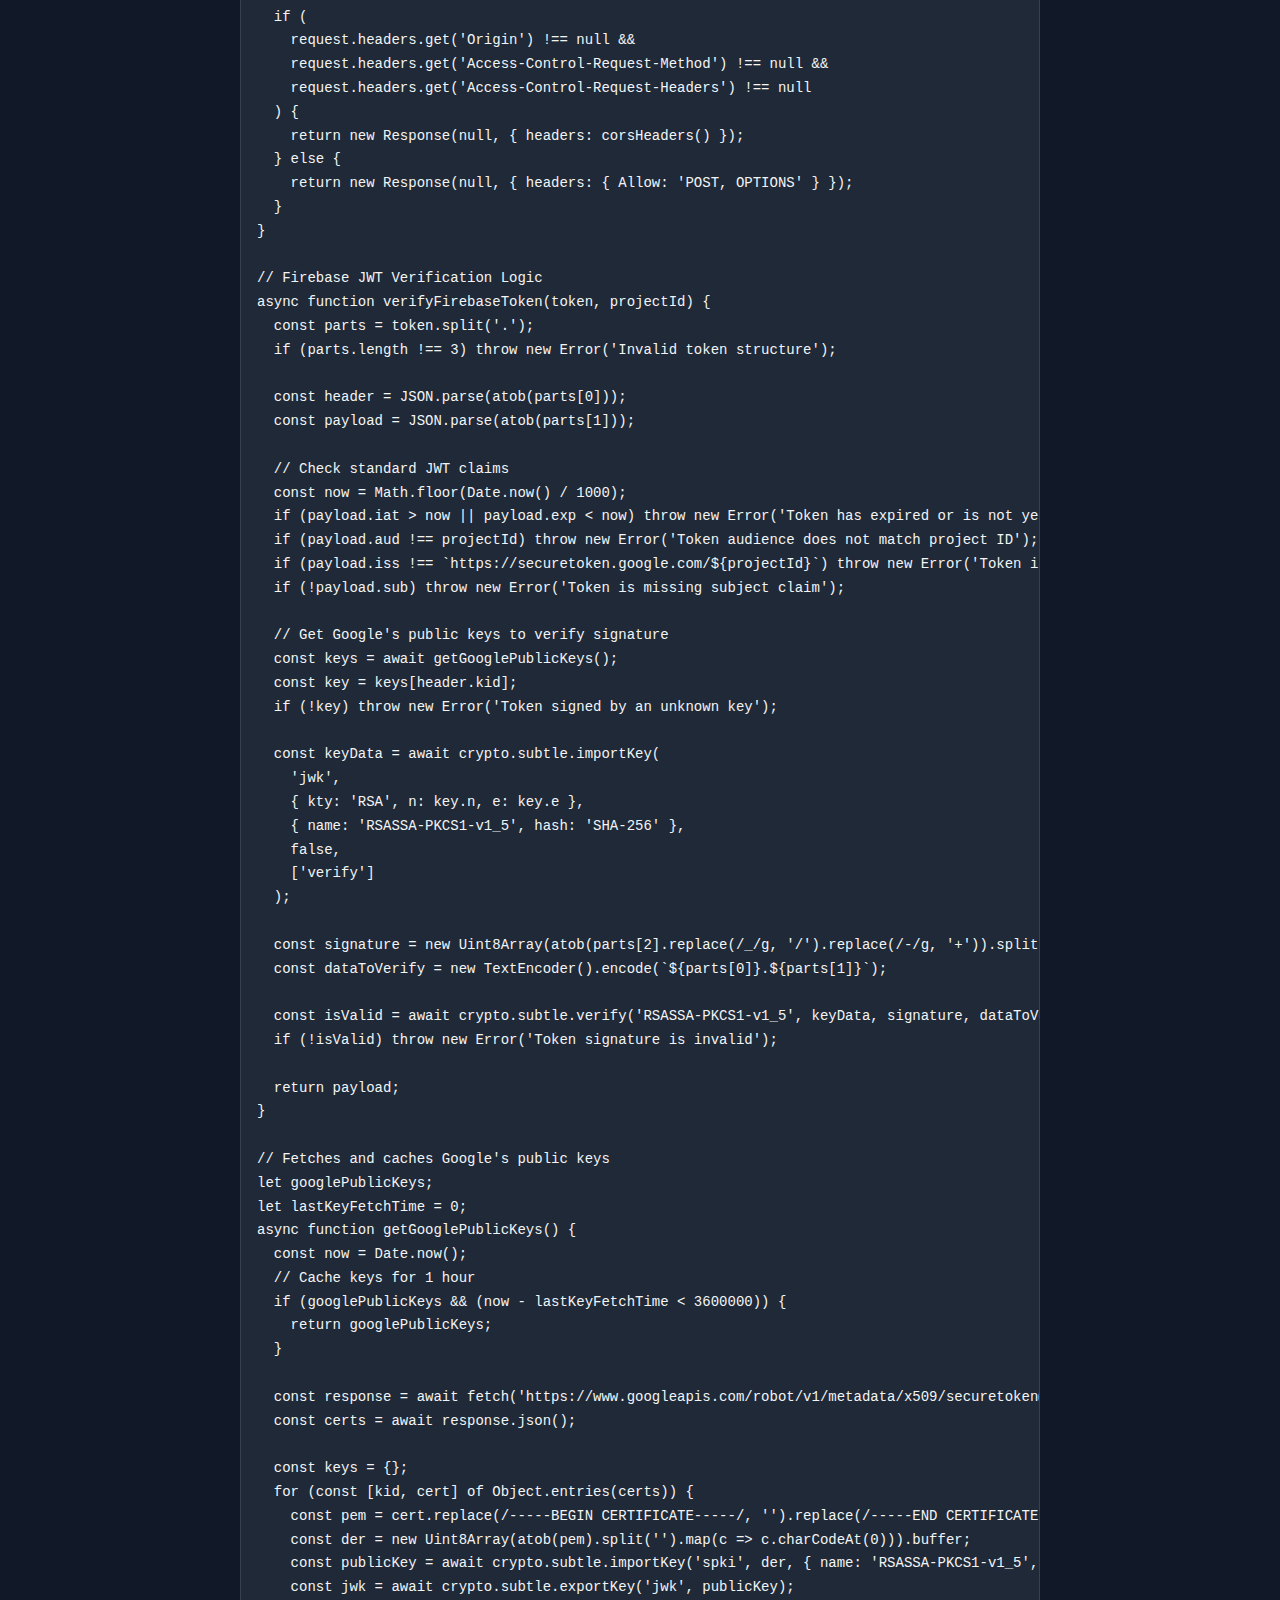
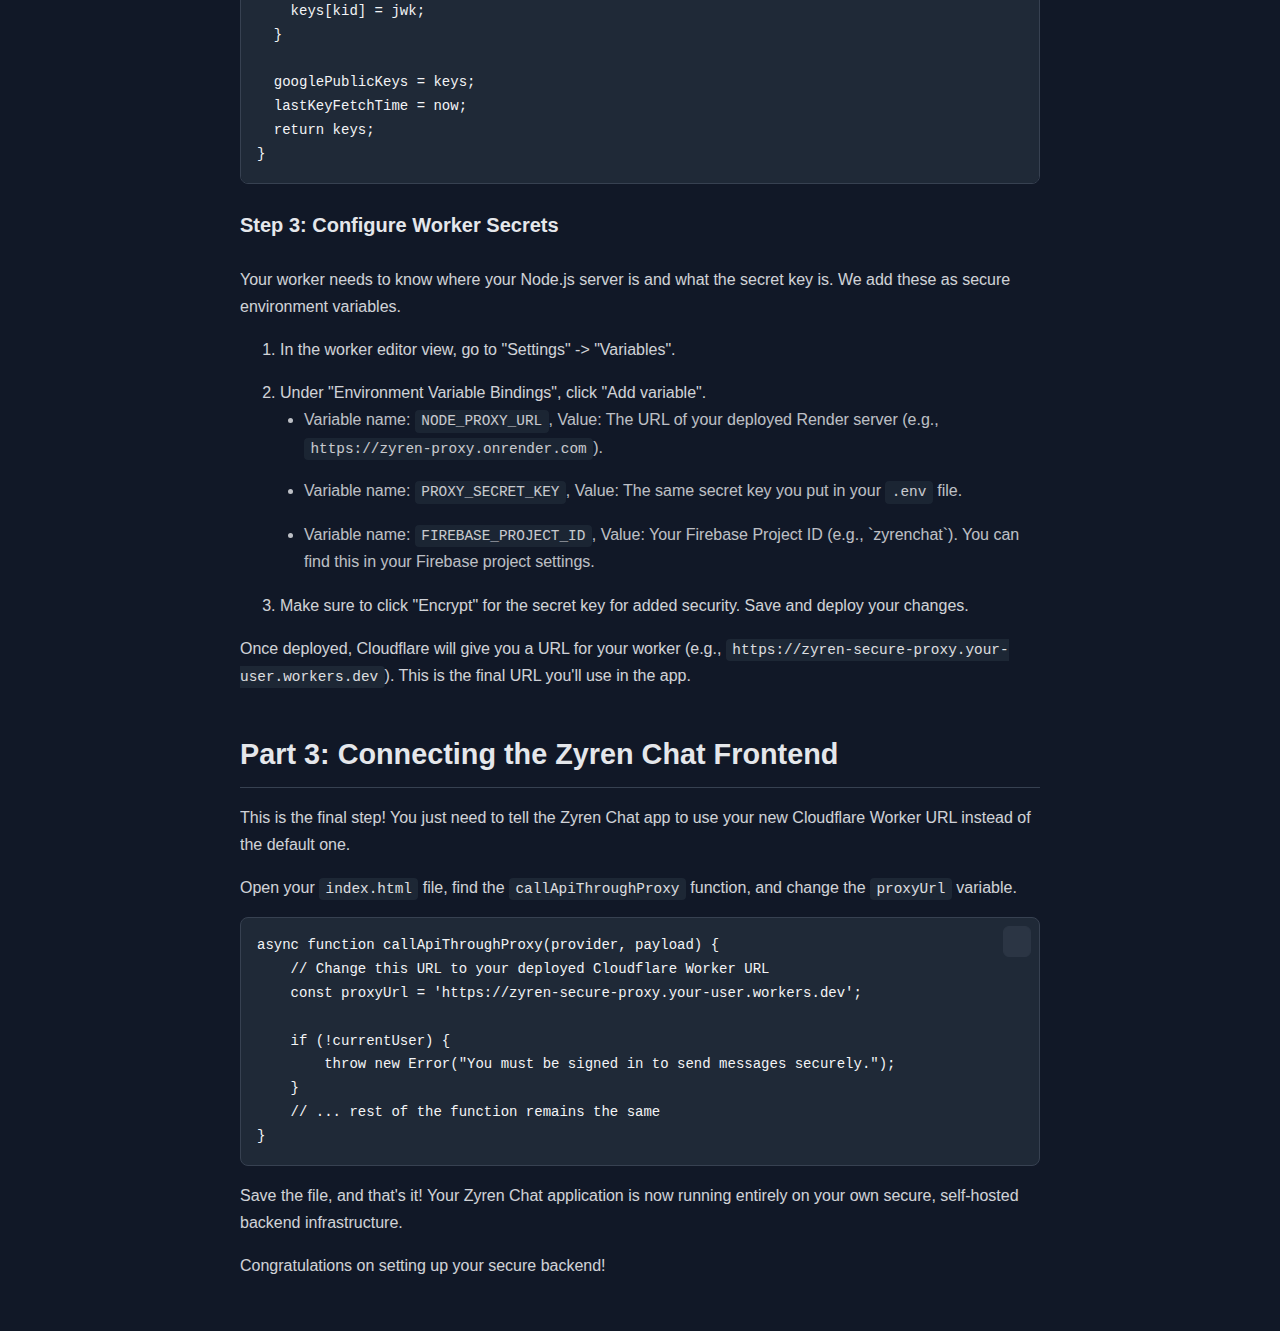
<file: assets/guide.html>
<!DOCTYPE html>
<html lang="en" data-mode="dark">
<head>
    <meta charset="UTF-8">
    <meta name="viewport" content="width=device-width, initial-scale=1.0">
    <title>Zyren Chat Backend Setup Guide</title>
    
    <script src="https://cdn.tailwindcss.com"></script>
    <script src="https://unpkg.com/lucide@latest"></script>
    <link rel="preconnect" href="https://fonts.googleapis.com">
    <link rel="preconnect" href="https://fonts.gstatic.com" crossorigin>
    <link href="https://fonts.googleapis.com/css2?family=Inter:wght@400;500;600;700&display=swap" rel="stylesheet">
    
    <style>
        :root {
            --bg-color: #111827; --text-color: #e5e7eb; --header-bg: #1f2937; --header-text: #e5e7eb;
            --ai-bubble-bg: #374151; --ai-bubble-text: #e5e7eb;
            --input-bg: #1f2937; --input-text: #e5e7eb; --border-color: #374151; --icon-color: #9ca3af;
            --font-family: 'Inter', sans-serif;
            --hover-bg: rgba(255, 255, 255, 0.05);
            --code-bg: #1f2937;
            --scrollbar-thumb-color: #4b5563;
        }
        body { 
            font-family: var(--font-family); 
            background-color: var(--bg-color); 
            color: var(--text-color);
            line-height: 1.7;
        }
        .container {
            max-width: 800px;
            margin: 0 auto;
            padding: 2rem 1.5rem;
        }
        h1, h2, h3 {
            font-weight: 700;
            color: var(--header-text);
            margin-bottom: 1rem;
            border-bottom: 1px solid var(--border-color);
            padding-bottom: 0.5rem;
        }
        h1 { font-size: 2.25rem; }
        h2 { font-size: 1.8rem; margin-top: 2.5rem; }
        h3 { font-size: 1.25rem; margin-top: 1.5rem; border-bottom: none; }
        
        p, li {
            font-size: 1rem;
            color: var(--text-color);
            opacity: 0.9;
            margin-bottom: 1rem;
        }
        ul {
            list-style-type: disc;
            padding-left: 1.5rem;
        }
        code {
            background-color: var(--code-bg);
            color: #f3f4f6;
            padding: 0.2rem 0.4rem;
            border-radius: 0.25rem;
            font-family: monospace;
            font-size: 0.9em;
        }
        pre {
            background-color: var(--code-bg);
            border: 1px solid var(--border-color);
            padding: 1rem;
            border-radius: 0.5rem;
            overflow-x: auto;
            margin-bottom: 1rem;
            position: relative;
        }
        pre code {
            padding: 0;
            background: none;
            font-size: 0.875rem;
        }
        a {
            color: #60a5fa;
            text-decoration: none;
        }
        a:hover {
            text-decoration: underline;
        }
        strong {
            color: #f3f4f6;
            font-weight: 600;
        }
        .note {
            background-color: var(--input-bg);
            border-left: 4px solid #3b82f6;
            padding: 1rem;
            border-radius: 0.375rem;
            margin: 1.5rem 0;
        }
        .note p {
            margin-bottom: 0;
        }
        .copy-button {
            position: absolute;
            top: 0.5rem;
            right: 0.5rem;
            background-color: var(--ai-bubble-bg);
            border: 1px solid var(--border-color);
            color: var(--icon-color);
            padding: 0.3rem;
            border-radius: 0.375rem;
            cursor: pointer;
            opacity: 0.5;
            transition: opacity 0.2s, background-color 0.2s;
        }
        pre:hover .copy-button {
            opacity: 1;
        }
        .copy-button:hover {
            background-color: #4b5563;
        }
        .copy-button svg {
            width: 1rem;
            height: 1rem;
        }
    </style>
</head>
<body>

    <div class="container">
        <header class="text-center mb-8">
            <h1 class="text-4xl font-bold border-b-2 border-blue-500 pb-4 inline-block">Zyren Chat Backend Setup</h1>
            <p class="text-lg opacity-80 mt-2">A guide to creating your own secure proxy for the Zyren Chat app.</p>
        </header>

        <section>
            <h2>Introduction</h2>
            <p>The Zyren Chat app is designed to work with a secure proxy server. This architecture is crucial for two reasons:</p>
            <ul>
                <li><strong>Security:</strong> It keeps your valuable API keys (Gemini, Groq, etc.) completely hidden from the frontend code. Exposing keys in client-side JavaScript is a major security risk.</li>
                <li><strong>Control:</strong> It allows you to manage access, log usage, and prevent abuse, as all requests must pass through your controlled environment.</li>
            </ul>
            <p>This guide will walk you through a two-layer setup:</p>
            <ol class="list-decimal pl-5 space-y-2">
                <li>A <strong>Node.js Proxy Server</strong> that holds your API keys and makes the actual calls to the AI providers. We'll deploy this to a free service like Render.</li>
                <li>A <strong>Cloudflare Worker</strong> that acts as a public-facing, serverless endpoint. It verifies that requests are coming from a legitimate, signed-in user before securely forwarding them to your Node.js server.</li>
            </ol>
            <div class="note">
                <p><strong>Why two layers?</strong> The Cloudflare Worker provides a robust, scalable, and free first line of defense. It handles user authentication (via Firebase) at the edge, meaning unauthorized requests never even reach your Node.js server, saving you resources and adding a powerful layer of security.</p>
            </div>
        </section>

        <section>
            <h2>Prerequisites</h2>
            <ul>
                <li>A <a href="https://nodejs.org/" target="_blank">Node.js</a> installation on your computer.</li>
                <li>A code editor like <a href="https://code.visualstudio.com/" target="_blank">VS Code</a>.</li>
                <li>A <a href="https://github.com/" target="_blank">GitHub</a> account.</li>
                <li>A <a href="https://render.com/" target="_blank">Render</a> account (for deploying the Node.js server).</li>
                <li>A <a href="https://cloudflare.com/" target="_blank">Cloudflare</a> account (for the Worker).</li>
                <li>Your various AI provider API keys (Gemini, Groq, OpenRouter).</li>
            </ul>
        </section>
        
        <section>
            <h2>Part 1: The Node.js Proxy Server</h2>
            <p>This server will be the heart of our backend. Its only job is to receive a request, attach the correct API key, and forward it to the specified AI service.</p>

            <h3>Step 1: Project Setup</h3>
            <p>Create a new folder for your server, open it in your terminal, and initialize a Node.js project.</p>
            <pre><button class="copy-button" title="Copy code"><svg data-lucide="copy"></svg></button><code>mkdir zyren-proxy-server
cd zyren-proxy-server
npm init -y</code></pre>
            <p>Now, install the necessary packages: <strong>Express</strong> for the web server, <strong>Axios</strong> for making HTTP requests, <strong>CORS</strong> for handling cross-origin requests, and <strong>dotenv</strong> for managing environment variables.</p>
            <pre><button class="copy-button" title="Copy code"><svg data-lucide="copy"></svg></button><code>npm install express axios cors dotenv</code></pre>

            <h3>Step 2: Create Environment File</h3>
            <p>Create a file named <code>.env</code> in your project root. This is where you will store your secrets. <strong>Never commit this file to GitHub.</strong></p>
            <pre><button class="copy-button" title="Copy code"><svg data-lucide="copy"></svg></button><code># .env

# Your API Keys
GEMINI_API_KEY="AIzaSy..."
GROQ_API_KEY="gsk_..."
OPENROUTER_API_KEY="sk-or-..."

# A secret key to ensure requests are coming from YOUR Cloudflare Worker
# Generate a strong, random string for this (e.g., from a password manager)
PROXY_SECRET_KEY="your_super_secret_random_string_here"

# The port the server will run on
PORT=3000</code></pre>

            <h3>Step 3: Write the Server Code</h3>
            <p>Create a file named <code>index.js</code> and paste the following code into it. Read the comments to understand what each part does.</p>
            <pre><button class="copy-button" title="Copy code"><svg data-lucide="copy"></svg></button><code>// index.js
require('dotenv').config();
const express = require('express');
const axios = require('axios');
const cors = require('cors');

const app = express();
app.use(express.json());
app.use(cors()); // Enable CORS for all routes

const PORT = process.env.PORT || 3000;
const PROXY_SECRET = process.env.PROXY_SECRET_KEY;

// Middleware to check for our secret header
const checkSecret = (req, res, next) => {
    const secret = req.headers['x-proxy-secret-key'];
    if (!secret || secret !== PROXY_SECRET) {
        return res.status(403).json({ error: 'Forbidden: Invalid or missing secret key.' });
    }
    next();
};

// The main proxy route. We apply our secret-checking middleware here.
app.post('/proxy', checkSecret, async (req, res) => {
    const { provider, payload } = req.body;

    if (!provider || !payload) {
        return res.status(400).json({ error: 'Missing provider or payload' });
    }

    try {
        let response;
        switch (provider) {
            case 'gemini':
                const geminiUrl = `https://generativelanguage.googleapis.com/v1beta/models/${payload.model}:generateContent?key=${process.env.GEMINI_API_KEY}`;
                response = await axios.post(geminiUrl, { contents: payload.contents });
                break;
            case 'groq':
                response = await axios.post('https://api.groq.com/openai/v1/chat/completions', payload, {
                    headers: { 'Authorization': `Bearer ${process.env.GROQ_API_KEY}` }
                });
                break;
            case 'openrouter':
                response = await axios.post('https://openrouter.ai/api/v1/chat/completions', payload, {
                    headers: { 'Authorization': `Bearer ${process.env.OPENROUTER_API_KEY}` }
                });
                break;
            default:
                return res.status(400).json({ error: 'Unsupported provider' });
        }
        res.json(response.data);
    } catch (error) {
        console.error(`Error with provider ${provider}:`, error.response ? error.response.data : error.message);
        res.status(error.response?.status || 500).json({ 
            error: error.response?.data?.error?.message || 'An error occurred on the proxy server.' 
        });
    }
});

// A simple health check route
app.get('/', (req, res) => {
    res.send('Zyren Proxy Server is running!');
});

app.listen(PORT, () => {
    console.log(`Server listening on port ${PORT}`);
});</code></pre>

            <h3>Step 4: Deploy the Server with Render</h3>
            <ol class="list-decimal pl-5 space-y-2">
                <li>Initialize a Git repository in your project folder and push it to a new repository on GitHub. Make sure you have a <code>.gitignore</code> file that includes <code>.env</code> and <code>node_modules/</code>.</li>
                <li>Go to your Render dashboard and click "New" -> "Web Service".</li>
                <li>Connect your GitHub account and select the repository you just created.</li>
                <li>Give your service a name (e.g., `zyren-proxy`).</li>
                <li>Render should auto-detect that it's a Node.js project. Set the <strong>Start Command</strong> to <code>node index.js</code>.</li>
                <li>Go to the "Environment" tab and add all the variables from your <code>.env</code> file as "Environment Variables" (<strong>not</strong> Secret Files).</li>
                <li>Click "Create Web Service". Render will build and deploy your server. Once it's live, copy the URL (e.g., <code>https://zyren-proxy.onrender.com</code>). You'll need this for the next part.</li>
            </ol>
        </section>

        <section>
            <h2>Part 2: The Cloudflare Worker</h2>
            <p>This worker will be the secure, public-facing URL your Zyren Chat app calls. It will validate the user's Firebase Auth token before passing the request to your newly deployed Node.js server.</p>

            <h3>Step 1: Create a Worker</h3>
            <ol class="list-decimal pl-5 space-y-2">
                <li>In your Cloudflare dashboard, go to "Workers & Pages".</li>
                <li>Click "Create application", then "Create Worker".</li>
                <li>Give your worker a name (e.g., `zyren-secure-proxy`) and click "Deploy".</li>
                <li>Once deployed, click "Edit code". This will open the in-browser code editor.</li>
            </ol>
            
            <h3>Step 2: Add the Worker Code</h3>
            <p>Delete the boilerplate code and replace it with the following. This code is more complex as it handles JWT (JSON Web Token) validation using standard web APIs to verify the user's identity with Firebase.</p>
            <pre><button class="copy-button" title="Copy code"><svg data-lucide="copy"></svg></button><code>// Cloudflare Worker Code
// This code authenticates Firebase tokens and proxies requests.

export default {
  async fetch(request, env) {
    // Handle CORS preflight requests
    if (request.method === 'OPTIONS') {
      return handleOptions(request);
    }

    // Check Authorization header
    const authHeader = request.headers.get('Authorization');
    if (!authHeader || !authHeader.startsWith('Bearer ')) {
      return new Response(JSON.stringify({ error: 'Missing or invalid Authorization header' }), { status: 401, headers: corsHeaders() });
    }

    const token = authHeader.substring(7); // Remove "Bearer "
    
    try {
      // Verify the Firebase Auth token
      await verifyFirebaseToken(token, env.FIREBASE_PROJECT_ID);

      // If token is valid, forward the request to the Node.js proxy
      const body = await request.json();
      
      const proxyRequest = new Request(env.NODE_PROXY_URL + "/proxy", {
        method: 'POST',
        headers: {
          'Content-Type': 'application/json',
          'X-Proxy-Secret-Key': env.PROXY_SECRET_KEY,
        },
        body: JSON.stringify(body),
      });

      const proxyResponse = await fetch(proxyRequest);
      const data = await proxyResponse.json();
      
      return new Response(JSON.stringify(data), {
        status: proxyResponse.status,
        headers: corsHeaders()
      });

    } catch (err) {
      return new Response(JSON.stringify({ error: `Authentication failed: ${err.message}` }), { status: 403, headers: corsHeaders() });
    }
  },
};

// --- Helper Functions ---

function corsHeaders() {
  return {
    'Access-Control-Allow-Origin': '*', // Or lock down to your specific domain
    'Access-Control-Allow-Methods': 'POST, OPTIONS',
    'Access-Control-Allow-Headers': 'Authorization, Content-Type',
  };
}

function handleOptions(request) {
  if (
    request.headers.get('Origin') !== null &&
    request.headers.get('Access-Control-Request-Method') !== null &&
    request.headers.get('Access-Control-Request-Headers') !== null
  ) {
    return new Response(null, { headers: corsHeaders() });
  } else {
    return new Response(null, { headers: { Allow: 'POST, OPTIONS' } });
  }
}

// Firebase JWT Verification Logic
async function verifyFirebaseToken(token, projectId) {
  const parts = token.split('.');
  if (parts.length !== 3) throw new Error('Invalid token structure');
  
  const header = JSON.parse(atob(parts[0]));
  const payload = JSON.parse(atob(parts[1]));

  // Check standard JWT claims
  const now = Math.floor(Date.now() / 1000);
  if (payload.iat > now || payload.exp < now) throw new Error('Token has expired or is not yet valid');
  if (payload.aud !== projectId) throw new Error('Token audience does not match project ID');
  if (payload.iss !== `https://securetoken.google.com/${projectId}`) throw new Error('Token issuer is incorrect');
  if (!payload.sub) throw new Error('Token is missing subject claim');
  
  // Get Google's public keys to verify signature
  const keys = await getGooglePublicKeys();
  const key = keys[header.kid];
  if (!key) throw new Error('Token signed by an unknown key');

  const keyData = await crypto.subtle.importKey(
    'jwk',
    { kty: 'RSA', n: key.n, e: key.e },
    { name: 'RSASSA-PKCS1-v1_5', hash: 'SHA-256' },
    false,
    ['verify']
  );

  const signature = new Uint8Array(atob(parts[2].replace(/_/g, '/').replace(/-/g, '+')).split('').map(c => c.charCodeAt(0)));
  const dataToVerify = new TextEncoder().encode(`${parts[0]}.${parts[1]}`);

  const isValid = await crypto.subtle.verify('RSASSA-PKCS1-v1_5', keyData, signature, dataToVerify);
  if (!isValid) throw new Error('Token signature is invalid');

  return payload;
}

// Fetches and caches Google's public keys
let googlePublicKeys;
let lastKeyFetchTime = 0;
async function getGooglePublicKeys() {
  const now = Date.now();
  // Cache keys for 1 hour
  if (googlePublicKeys && (now - lastKeyFetchTime < 3600000)) {
    return googlePublicKeys;
  }

  const response = await fetch('https://www.googleapis.com/robot/v1/metadata/x509/securetoken@system.gserviceaccount.com');
  const certs = await response.json();
  
  const keys = {};
  for (const [kid, cert] of Object.entries(certs)) {
    const pem = cert.replace(/-----BEGIN CERTIFICATE-----/, '').replace(/-----END CERTIFICATE-----/, '').replace(/\s/g, '');
    const der = new Uint8Array(atob(pem).split('').map(c => c.charCodeAt(0))).buffer;
    const publicKey = await crypto.subtle.importKey('spki', der, { name: 'RSASSA-PKCS1-v1_5', hash: 'SHA-256' }, false, ['verify']);
    const jwk = await crypto.subtle.exportKey('jwk', publicKey);
    keys[kid] = jwk;
  }
  
  googlePublicKeys = keys;
  lastKeyFetchTime = now;
  return keys;
}</code></pre>

            <h3>Step 3: Configure Worker Secrets</h3>
            <p>Your worker needs to know where your Node.js server is and what the secret key is. We add these as secure environment variables.</p>
            <ol class="list-decimal pl-5 space-y-2">
                <li>In the worker editor view, go to "Settings" -> "Variables".</li>
                <li>Under "Environment Variable Bindings", click "Add variable".
                    <ul>
                        <li>Variable name: <code>NODE_PROXY_URL</code>, Value: The URL of your deployed Render server (e.g., <code>https://zyren-proxy.onrender.com</code>).</li>
                        <li>Variable name: <code>PROXY_SECRET_KEY</code>, Value: The same secret key you put in your <code>.env</code> file.</li>
                        <li>Variable name: <code>FIREBASE_PROJECT_ID</code>, Value: Your Firebase Project ID (e.g., `zyrenchat`). You can find this in your Firebase project settings.</li>
                    </ul>
                </li>
                <li>Make sure to click "Encrypt" for the secret key for added security. Save and deploy your changes.</li>
            </ol>
             <p>Once deployed, Cloudflare will give you a URL for your worker (e.g., <code>https://zyren-secure-proxy.your-user.workers.dev</code>). This is the final URL you'll use in the app.</p>
        </section>

        <section>
            <h2>Part 3: Connecting the Zyren Chat Frontend</h2>
            <p>This is the final step! You just need to tell the Zyren Chat app to use your new Cloudflare Worker URL instead of the default one.</p>
            <p>Open your <code>index.html</code> file, find the <code>callApiThroughProxy</code> function, and change the <code>proxyUrl</code> variable.</p>
            <pre><button class="copy-button" title="Copy code"><svg data-lucide="copy"></svg></button><code>async function callApiThroughProxy(provider, payload) {
    // Change this URL to your deployed Cloudflare Worker URL
    const proxyUrl = 'https://zyren-secure-proxy.your-user.workers.dev';
    
    if (!currentUser) {
        throw new Error("You must be signed in to send messages securely.");
    }
    // ... rest of the function remains the same
}</code></pre>
            <p>Save the file, and that's it! Your Zyren Chat application is now running entirely on your own secure, self-hosted backend infrastructure.</p>
        </section>

        <footer class="text-center mt-12 border-t border-gray-700 pt-6">
            <p class="text-sm opacity-60">Congratulations on setting up your secure backend!</p>
        </footer>
    </div>

    <script>
        lucide.createIcons();
        document.querySelectorAll('pre').forEach(pre => {
            const button = pre.querySelector('.copy-button');
            if (button) {
                button.addEventListener('click', () => {
                    const code = pre.querySelector('code').innerText;
                    navigator.clipboard.writeText(code).then(() => {
                        button.innerHTML = `<svg data-lucide="check"></svg>`;
                        setTimeout(() => {
                            button.innerHTML = `<svg data-lucide="copy"></svg>`;
                            lucide.createIcons({nodes: [button]});
                        }, 2000);
                        lucide.createIcons({nodes: [button]});
                    });
                });
            }
        });
    </script>
</body>
</html>
</file>
